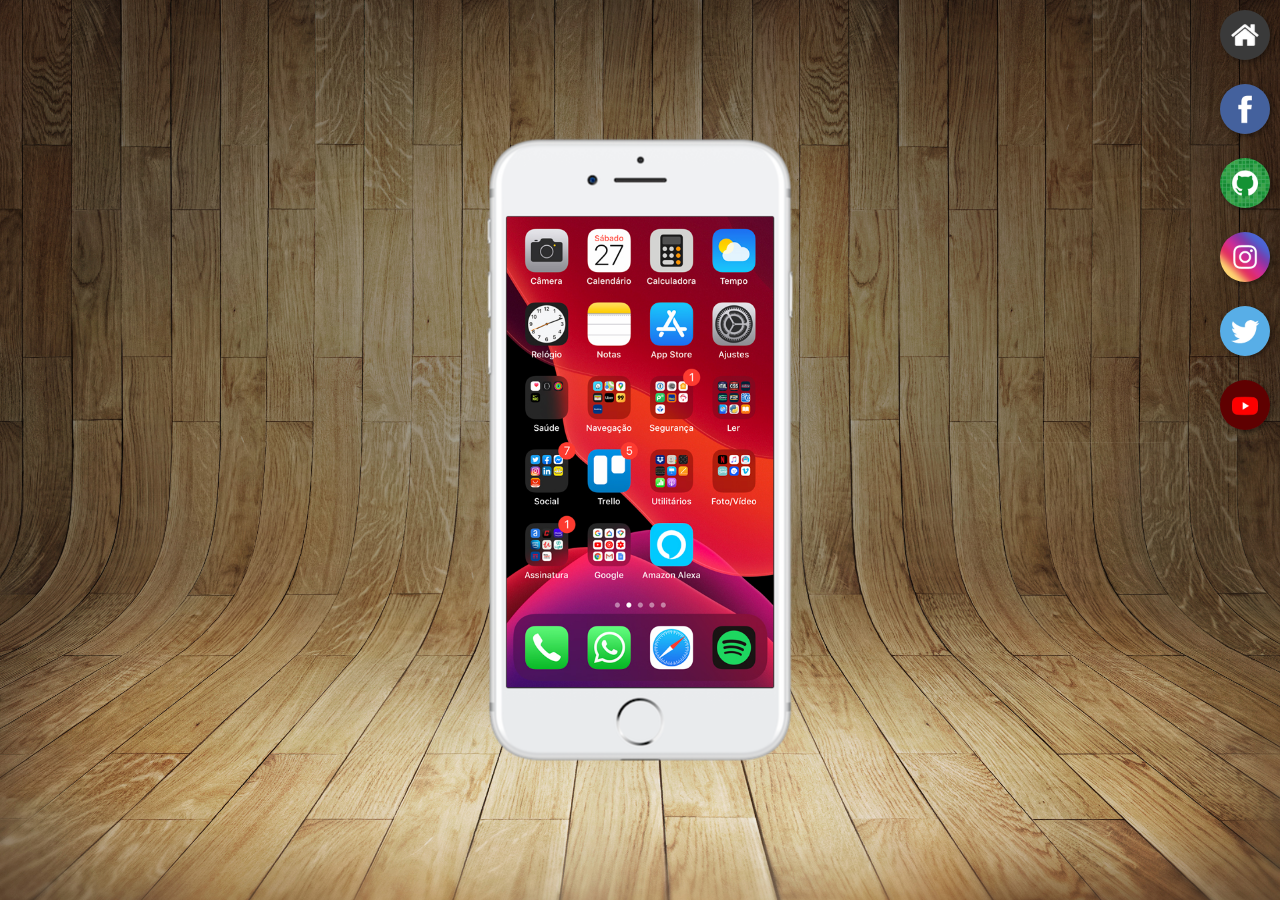
<file: index.html>
<!DOCTYPE html>
<html lang="pt-br">
<head>
    <meta charset="UTF-8">
    <meta name="viewport" content="width=device-width, initial-scale=1.0">
    <link rel="shortcut icon" href="favicon.ico" type="image/x-icon">
    <link rel="stylesheet" href="estilos/style.css">
    <title>Projeto Redes Socias</title>
</head>
<body>
    <main>
        <section id="telefone">
            <iframe src="home.html" name="tela" id="tela" frameborder="0"> Seu navegador não é compatível.</iframe>
        </section>
        <section id="redes-sociais">
            <a href="home.html" target="tela"><img src="imagens/logo-home.jpg" alt="Home"></a><br>
            <a href="facebook.html" target="tela"><img src="imagens/logo-facebook.jpg" alt="facebook"></a><br>
            <a href="github.html" target="tela"><img src="imagens/logo-github.jpg" alt="github"></a><br>
            <a href="instagram.html" target="tela"><img src="imagens/logo-instagram.jpg" alt="instagram"></a><br>
            <a href="twitter.html" target="tela"><img src="imagens/logo-twitter.jpg" alt="twitter"></a><br>
            <a href="youtube.html" target="tela"><img src="imagens/logo-youtube.jpg" alt="youtube"></a>
        </section>
    </main>
</body>
</html>
</file>
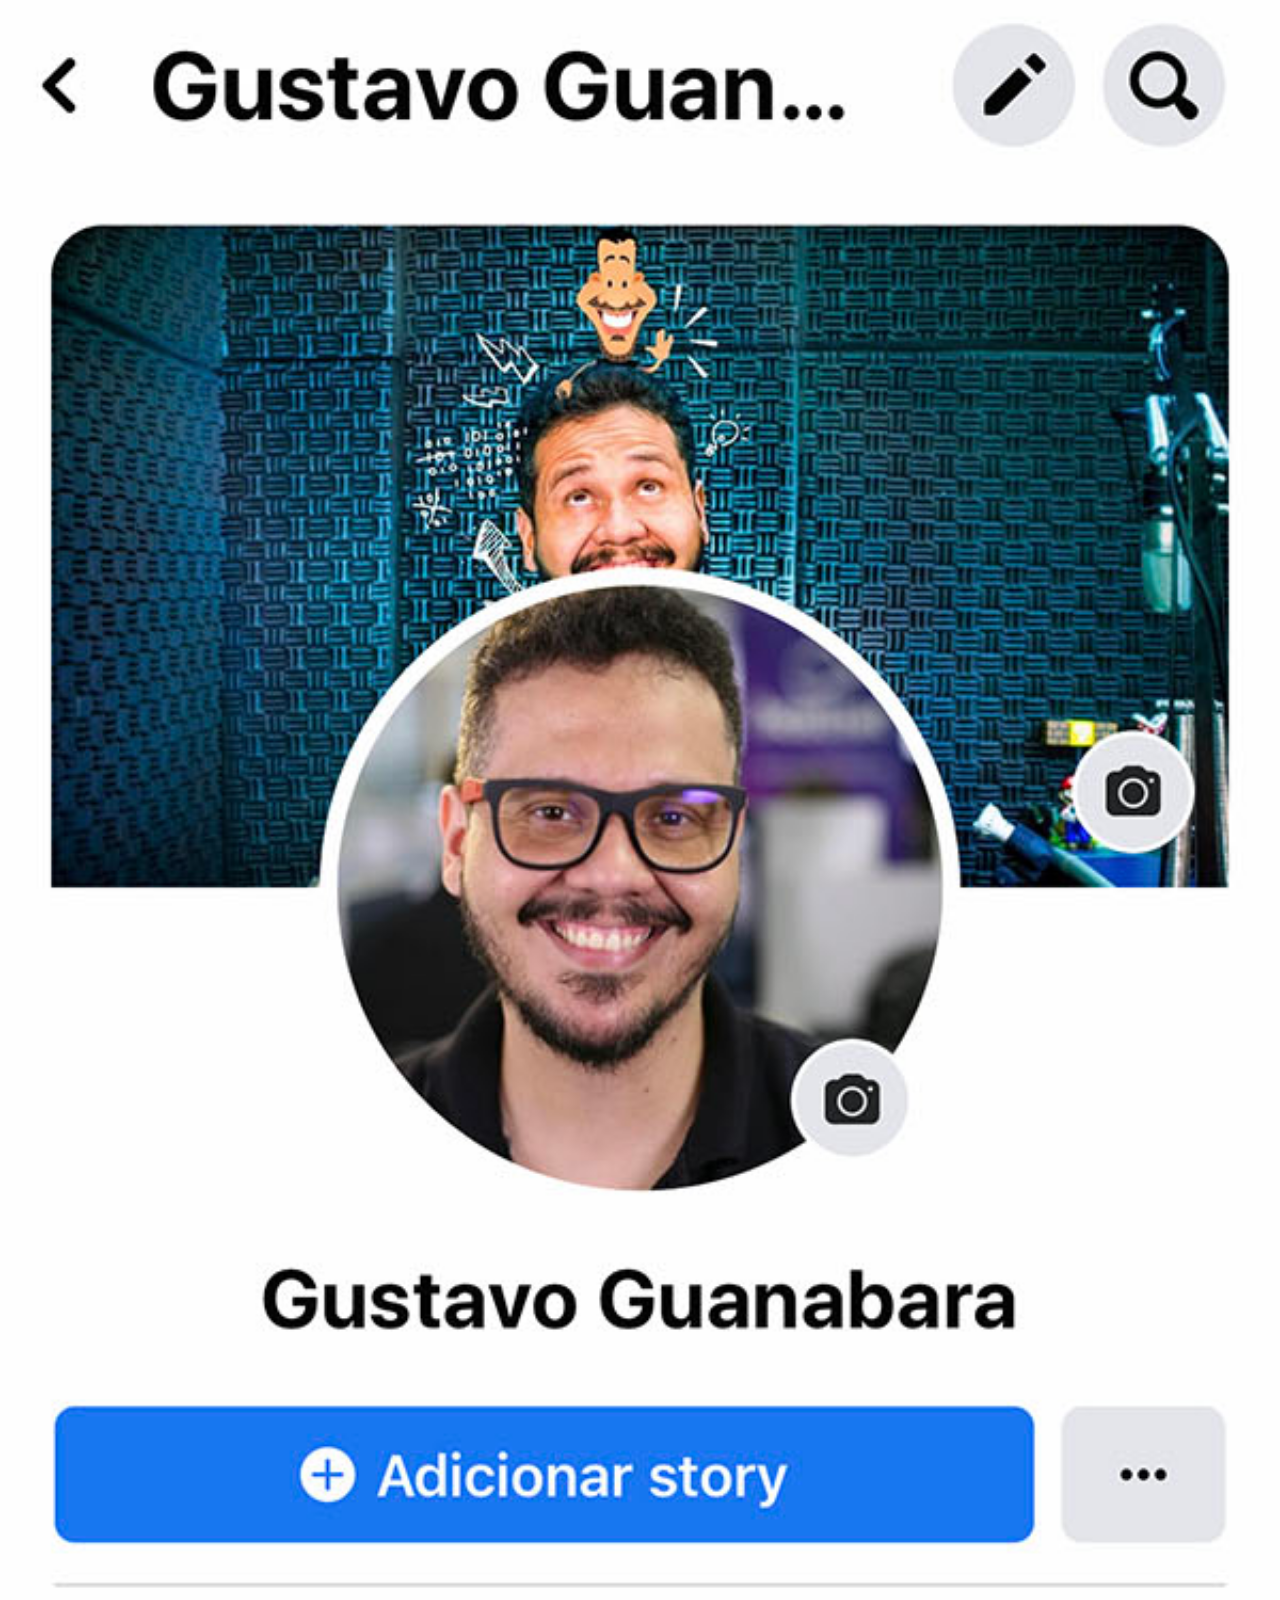
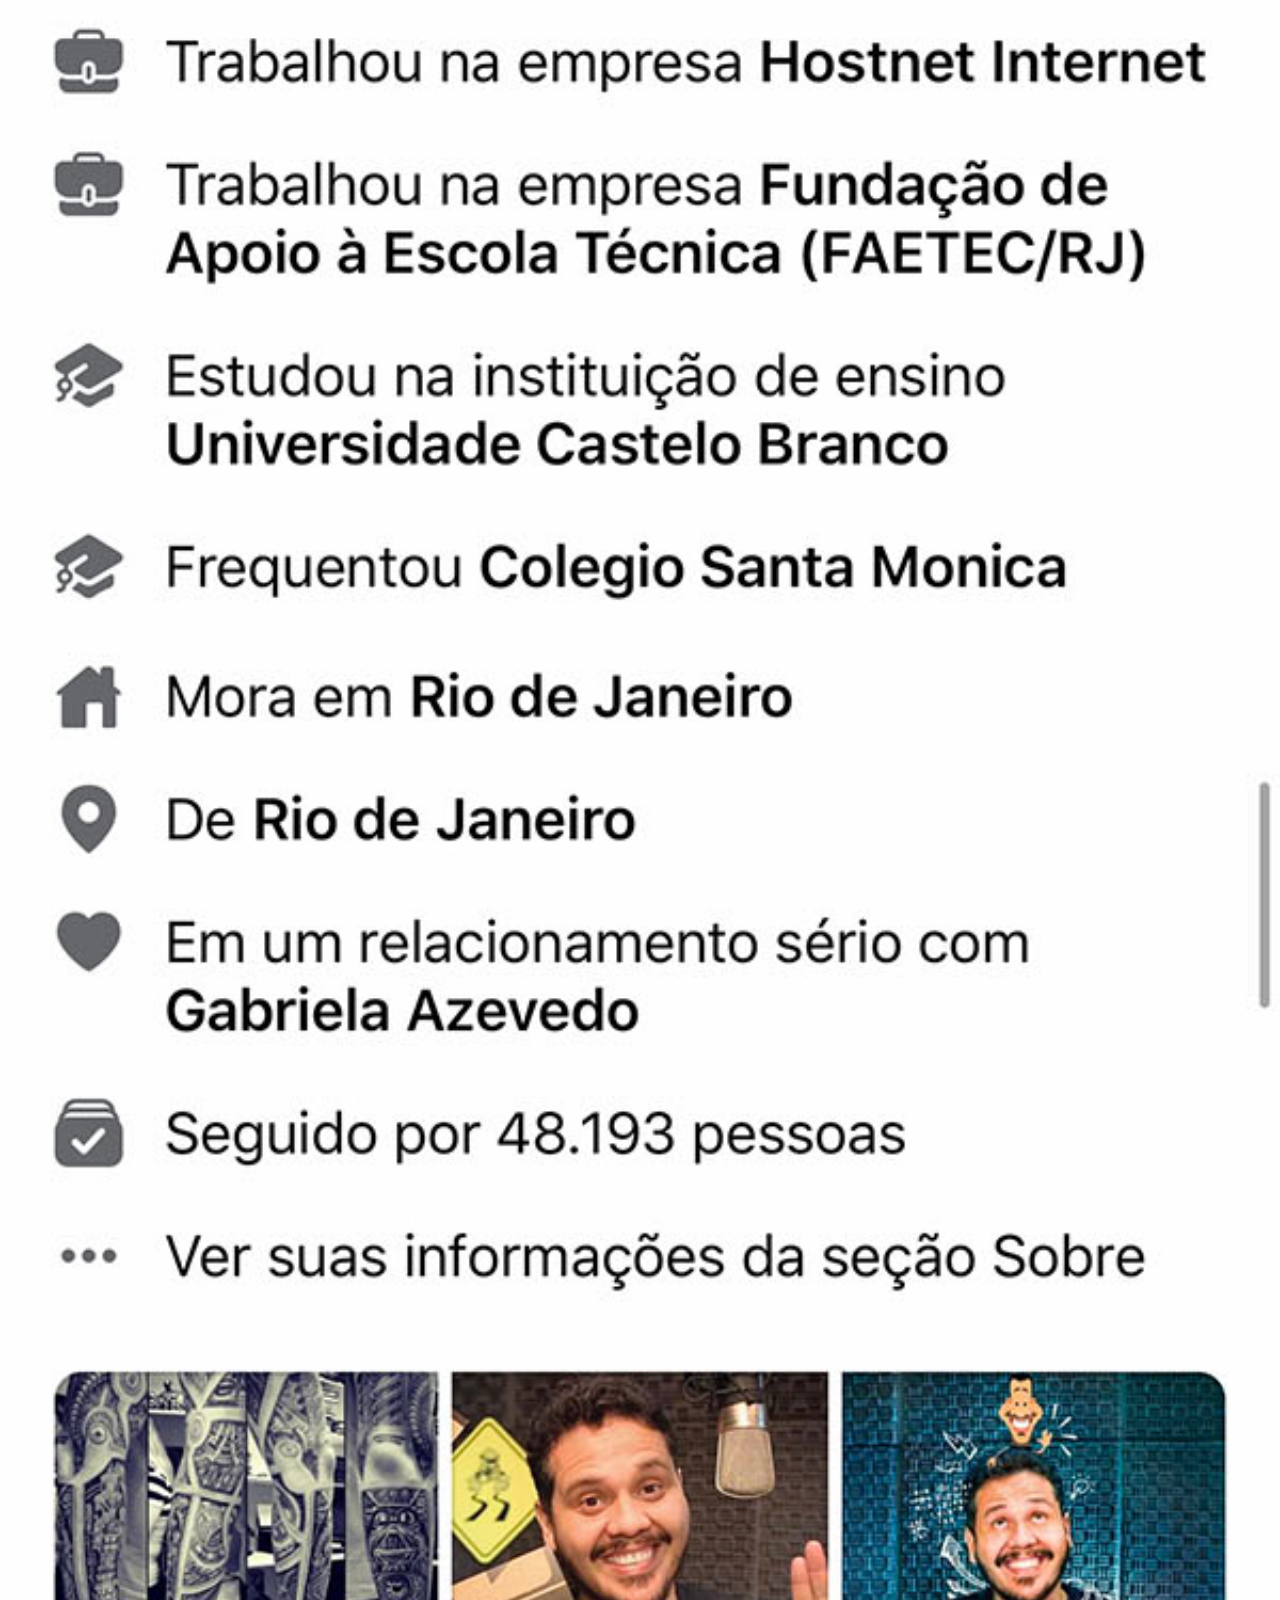
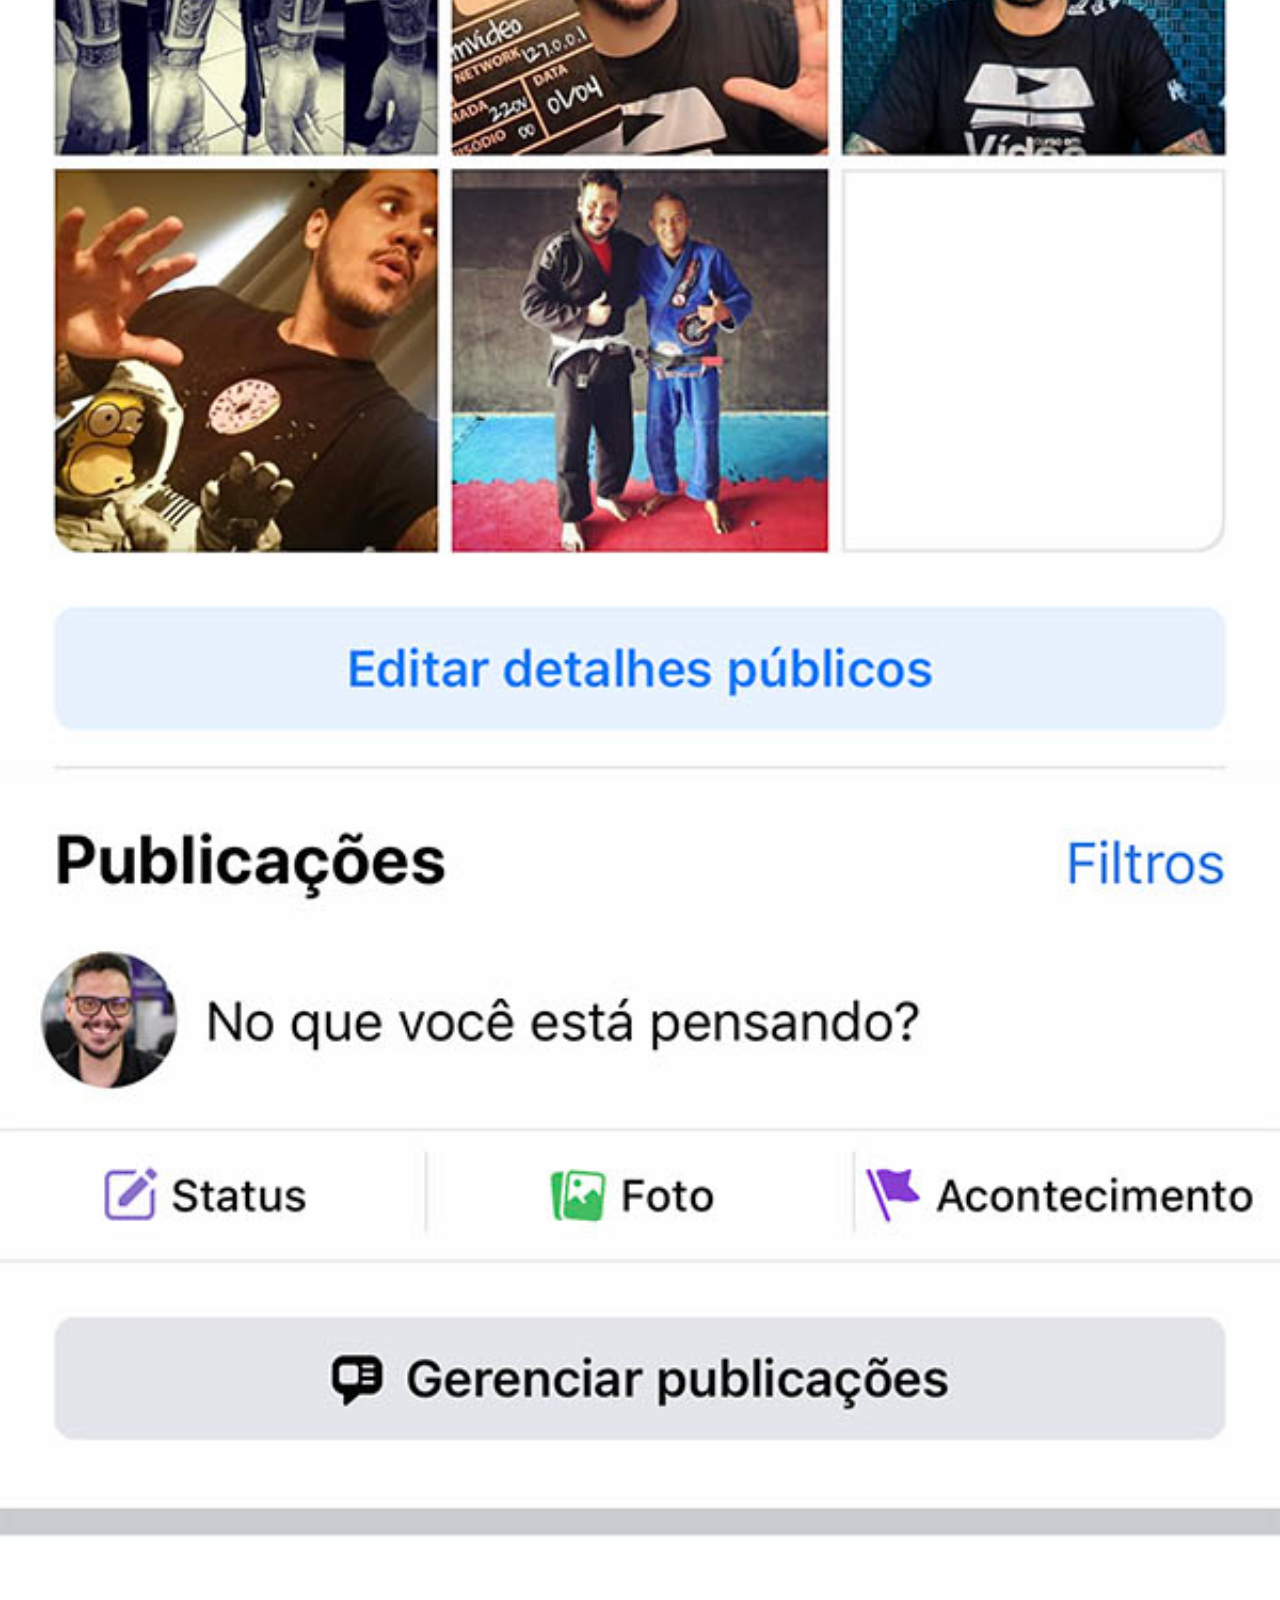
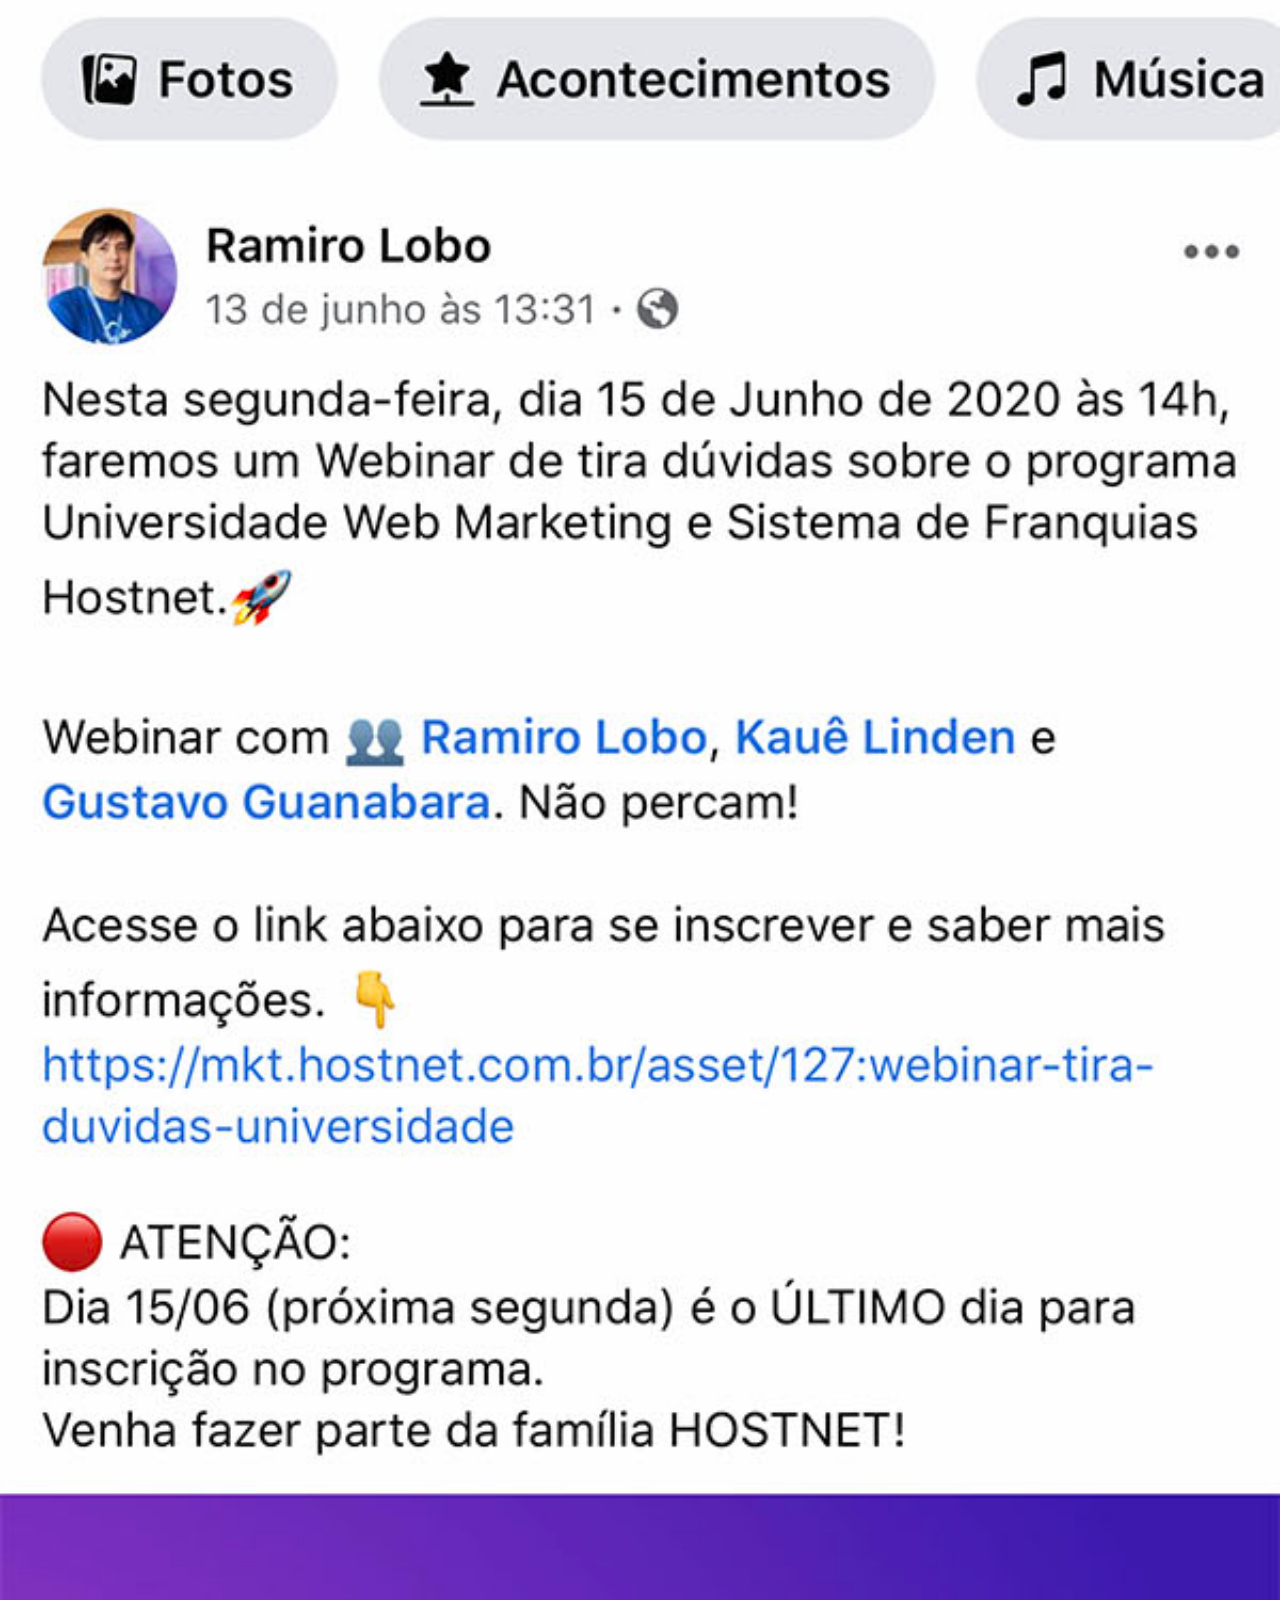
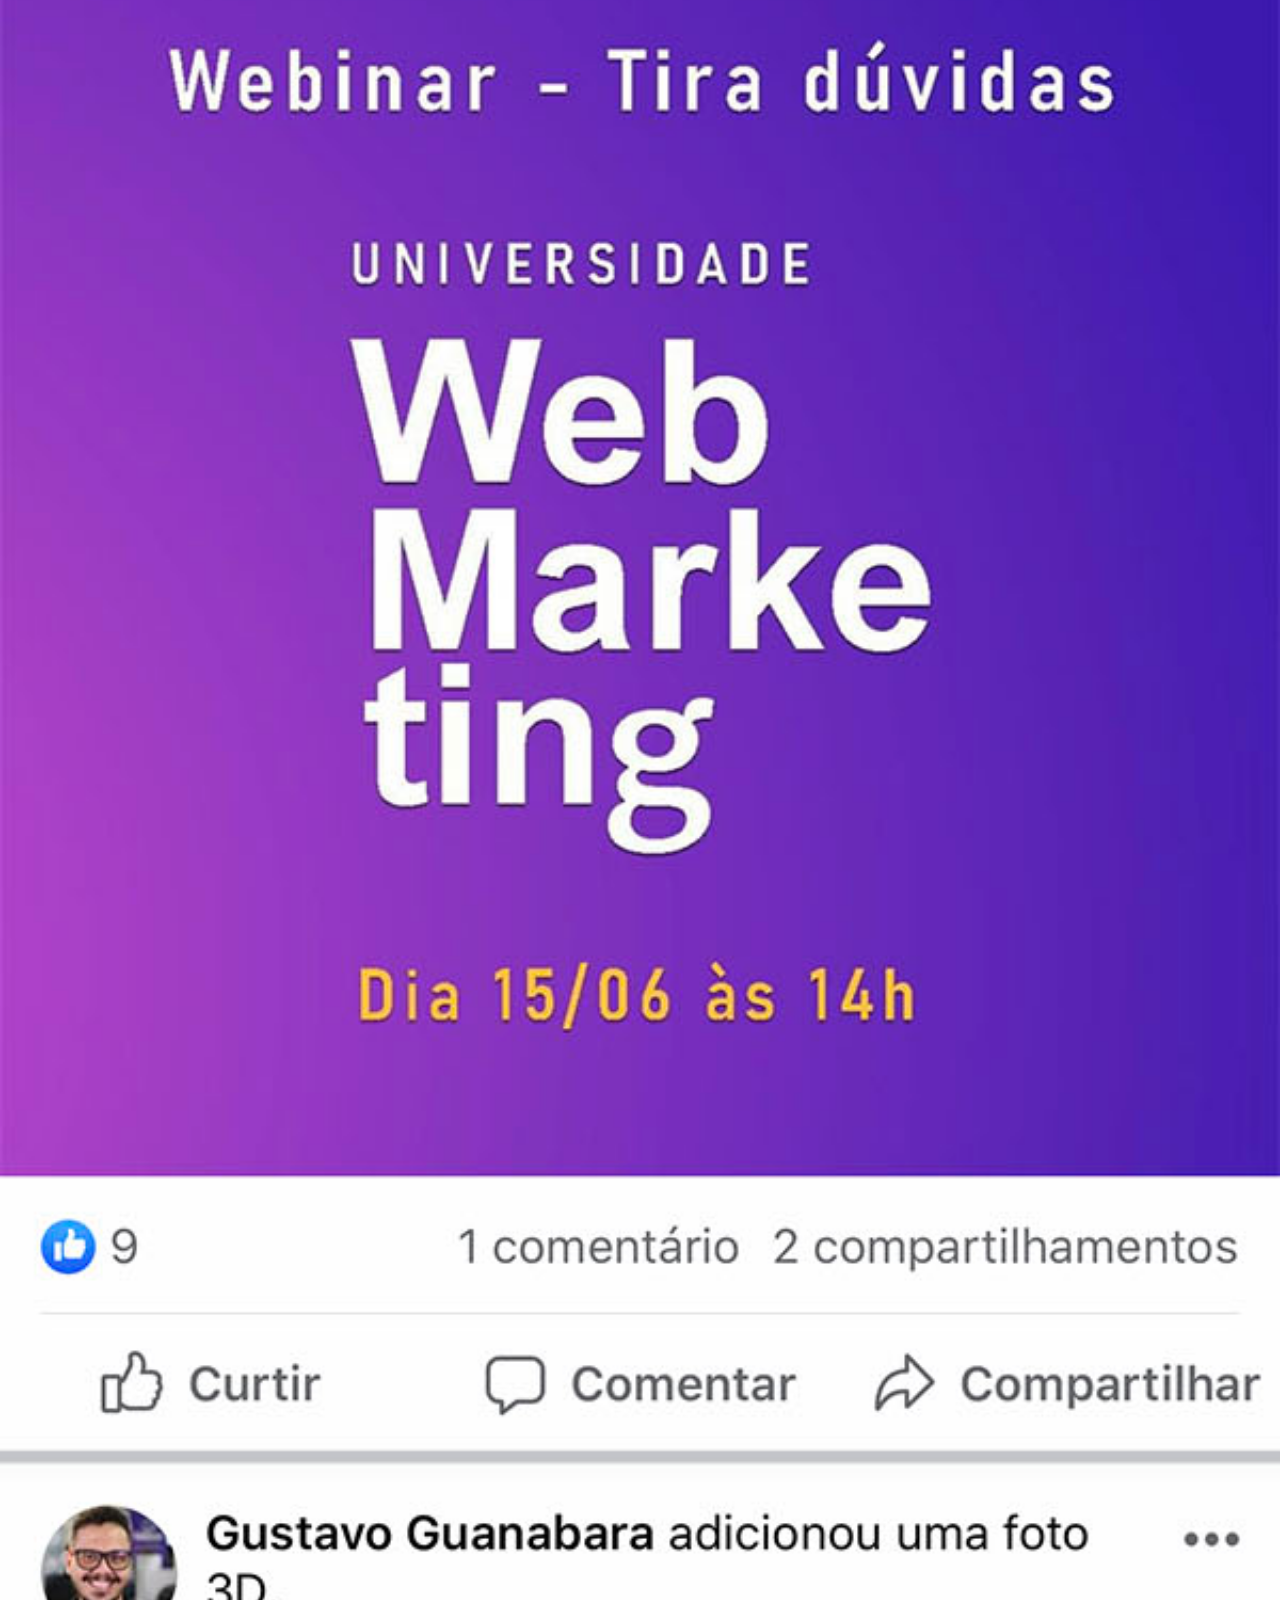
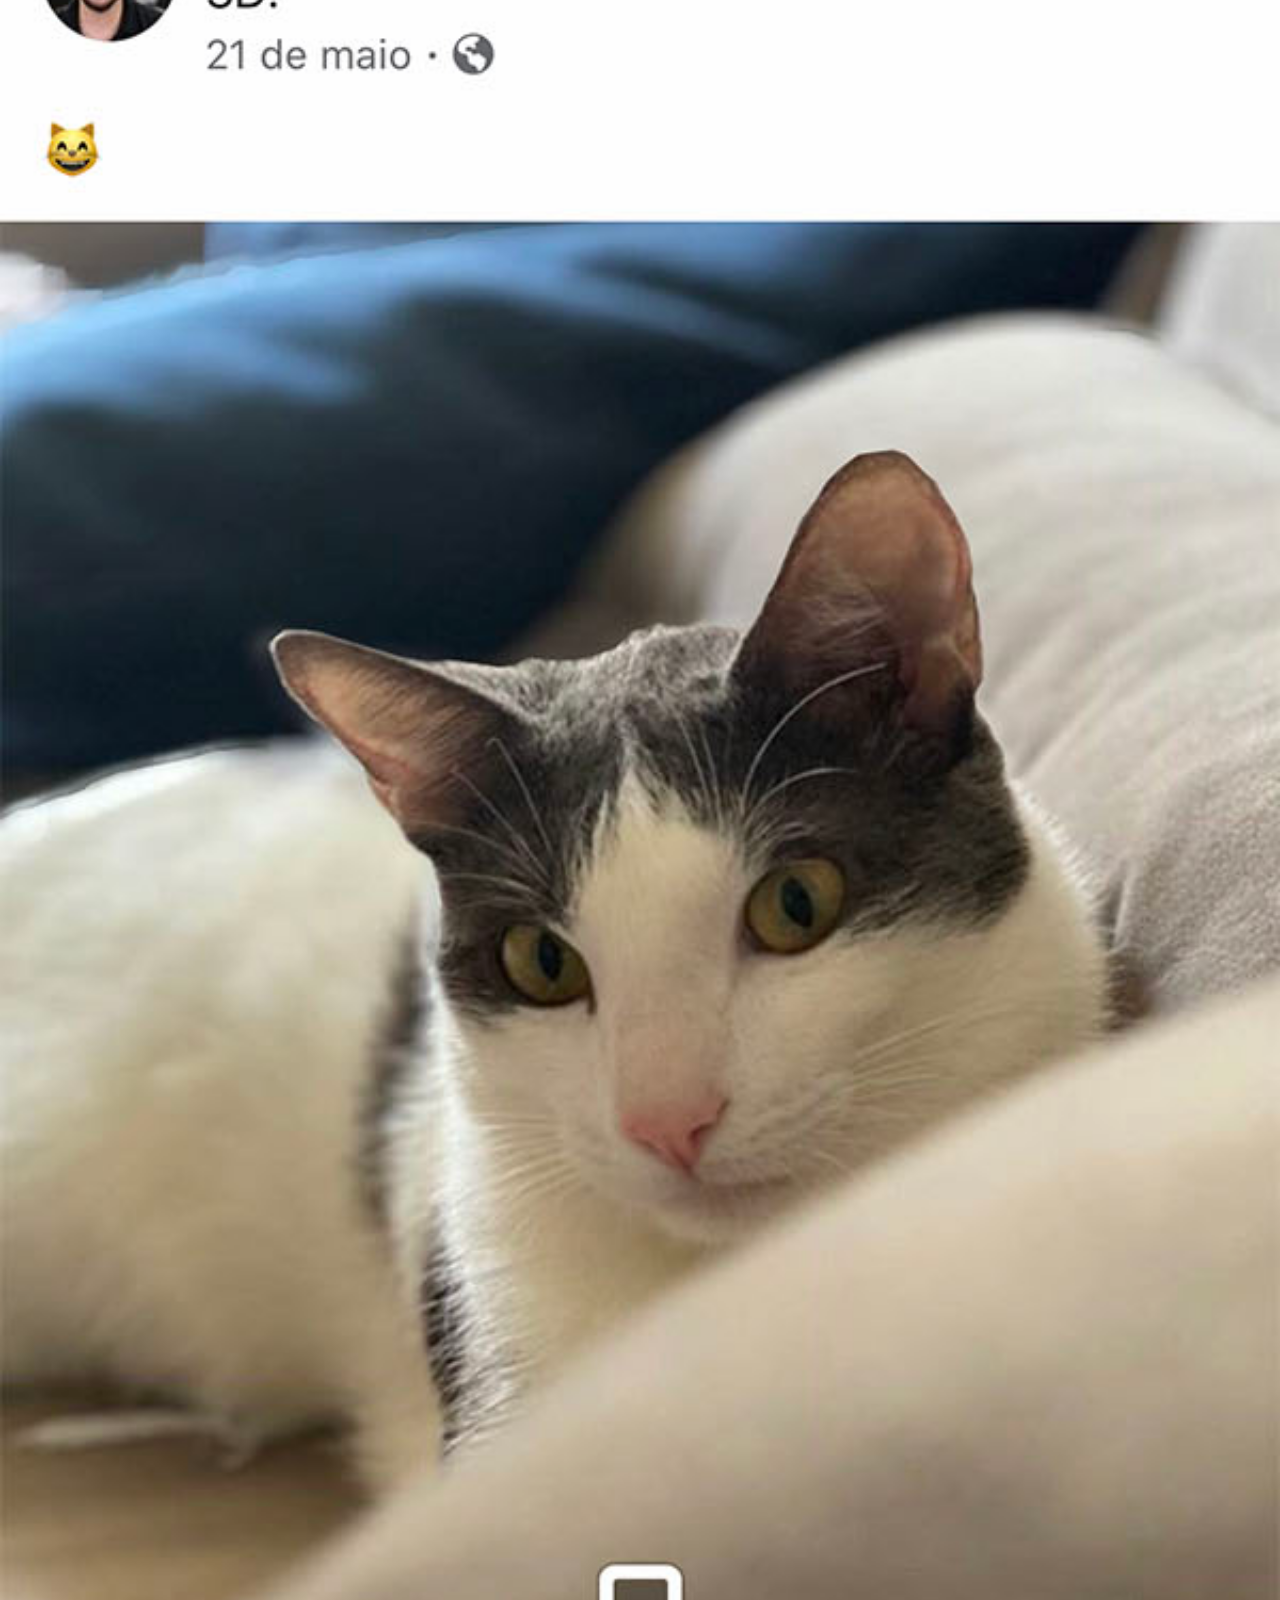
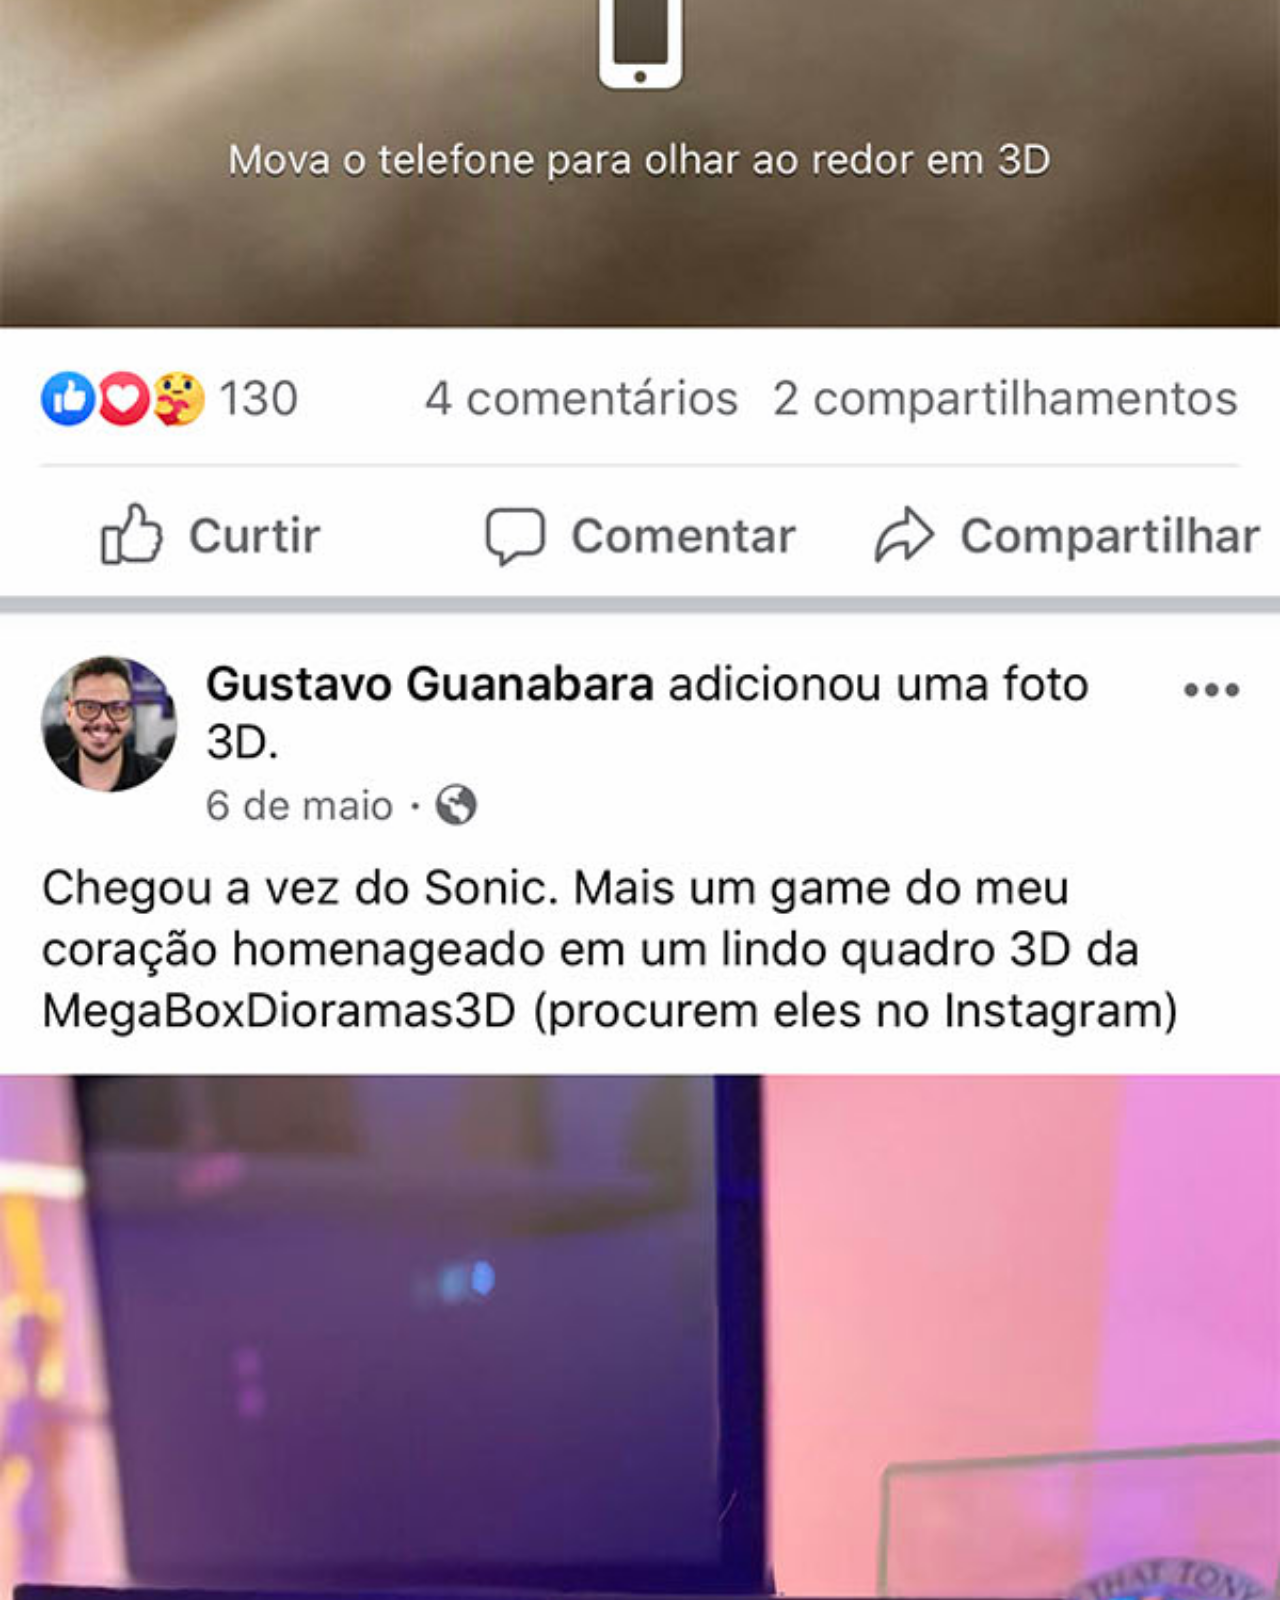
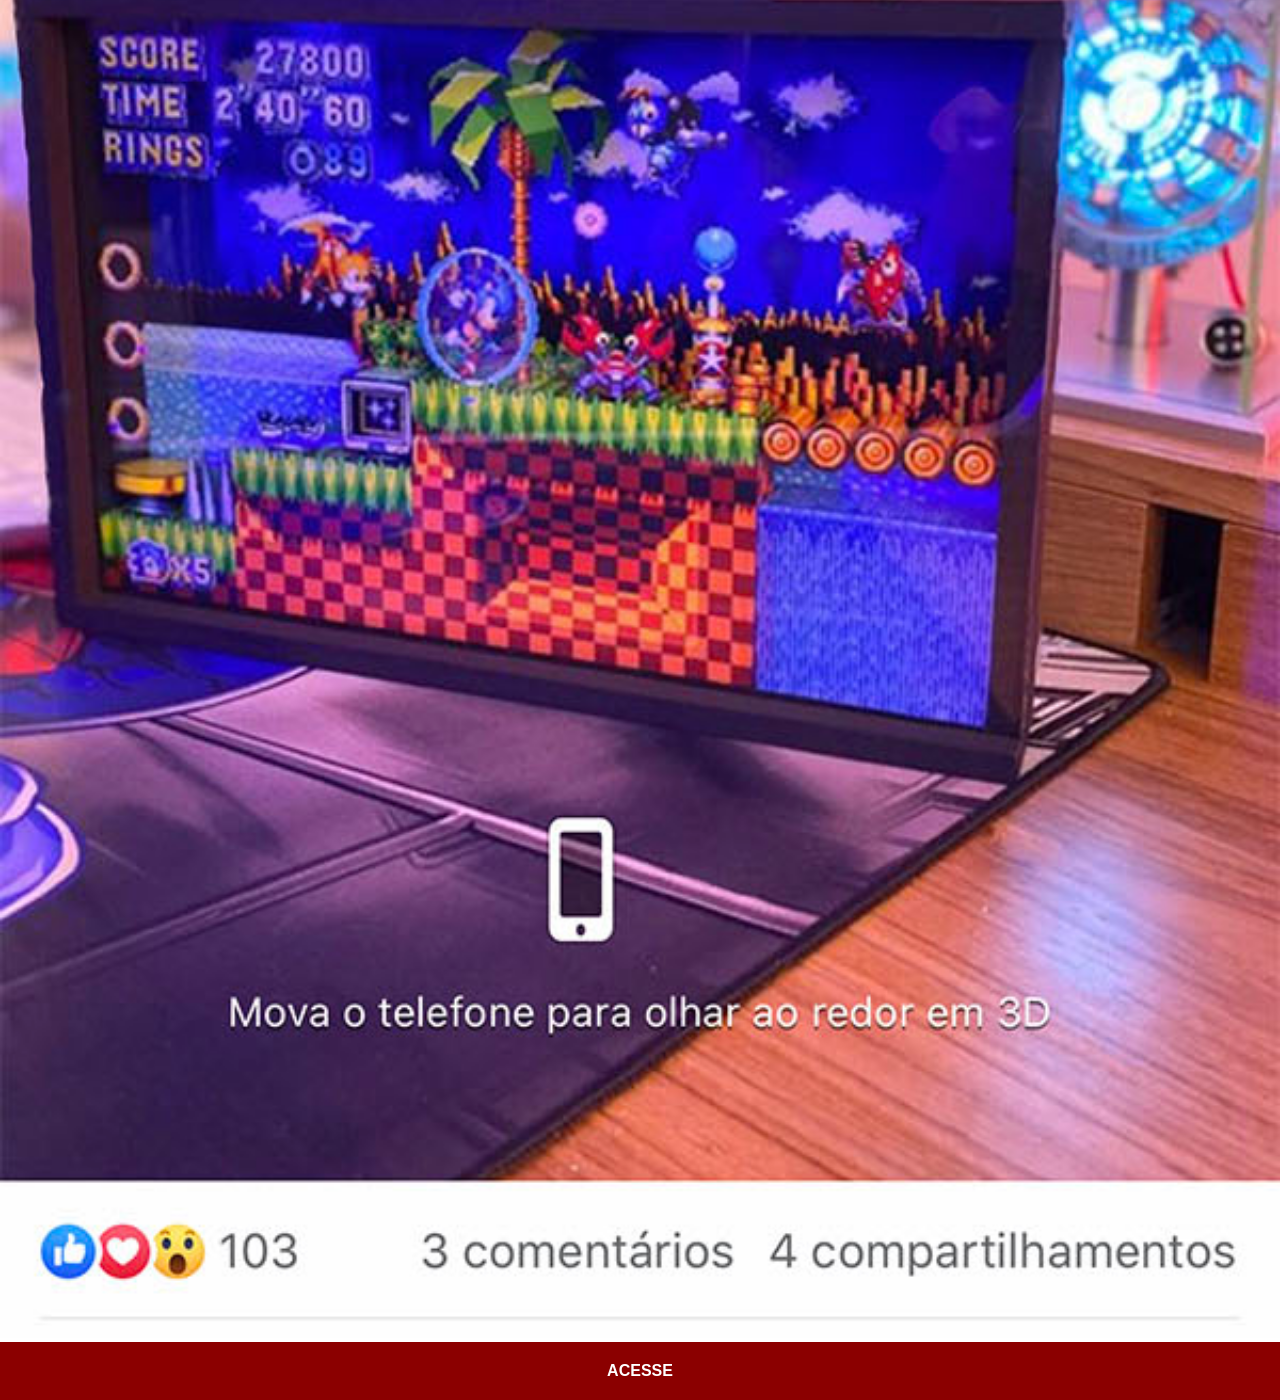
<file: facebook.html>
<!DOCTYPE html>
<html lang="pt-br">
<head>
    <meta charset="UTF-8">
    <meta name="viewport" content="width=device-width, initial-scale=1.0">
    <title>Facebook</title>
    <link rel="stylesheet" href="estilos/social.css">
</head>
<body>
    <img src="imagens/tela-facebook.jpg" alt="facebook"><a href="https://www.facebook.com/gustavoguanabara/?locale=pt_BR" target="_blank">ACESSE</a>
</body>
</html>
</file>
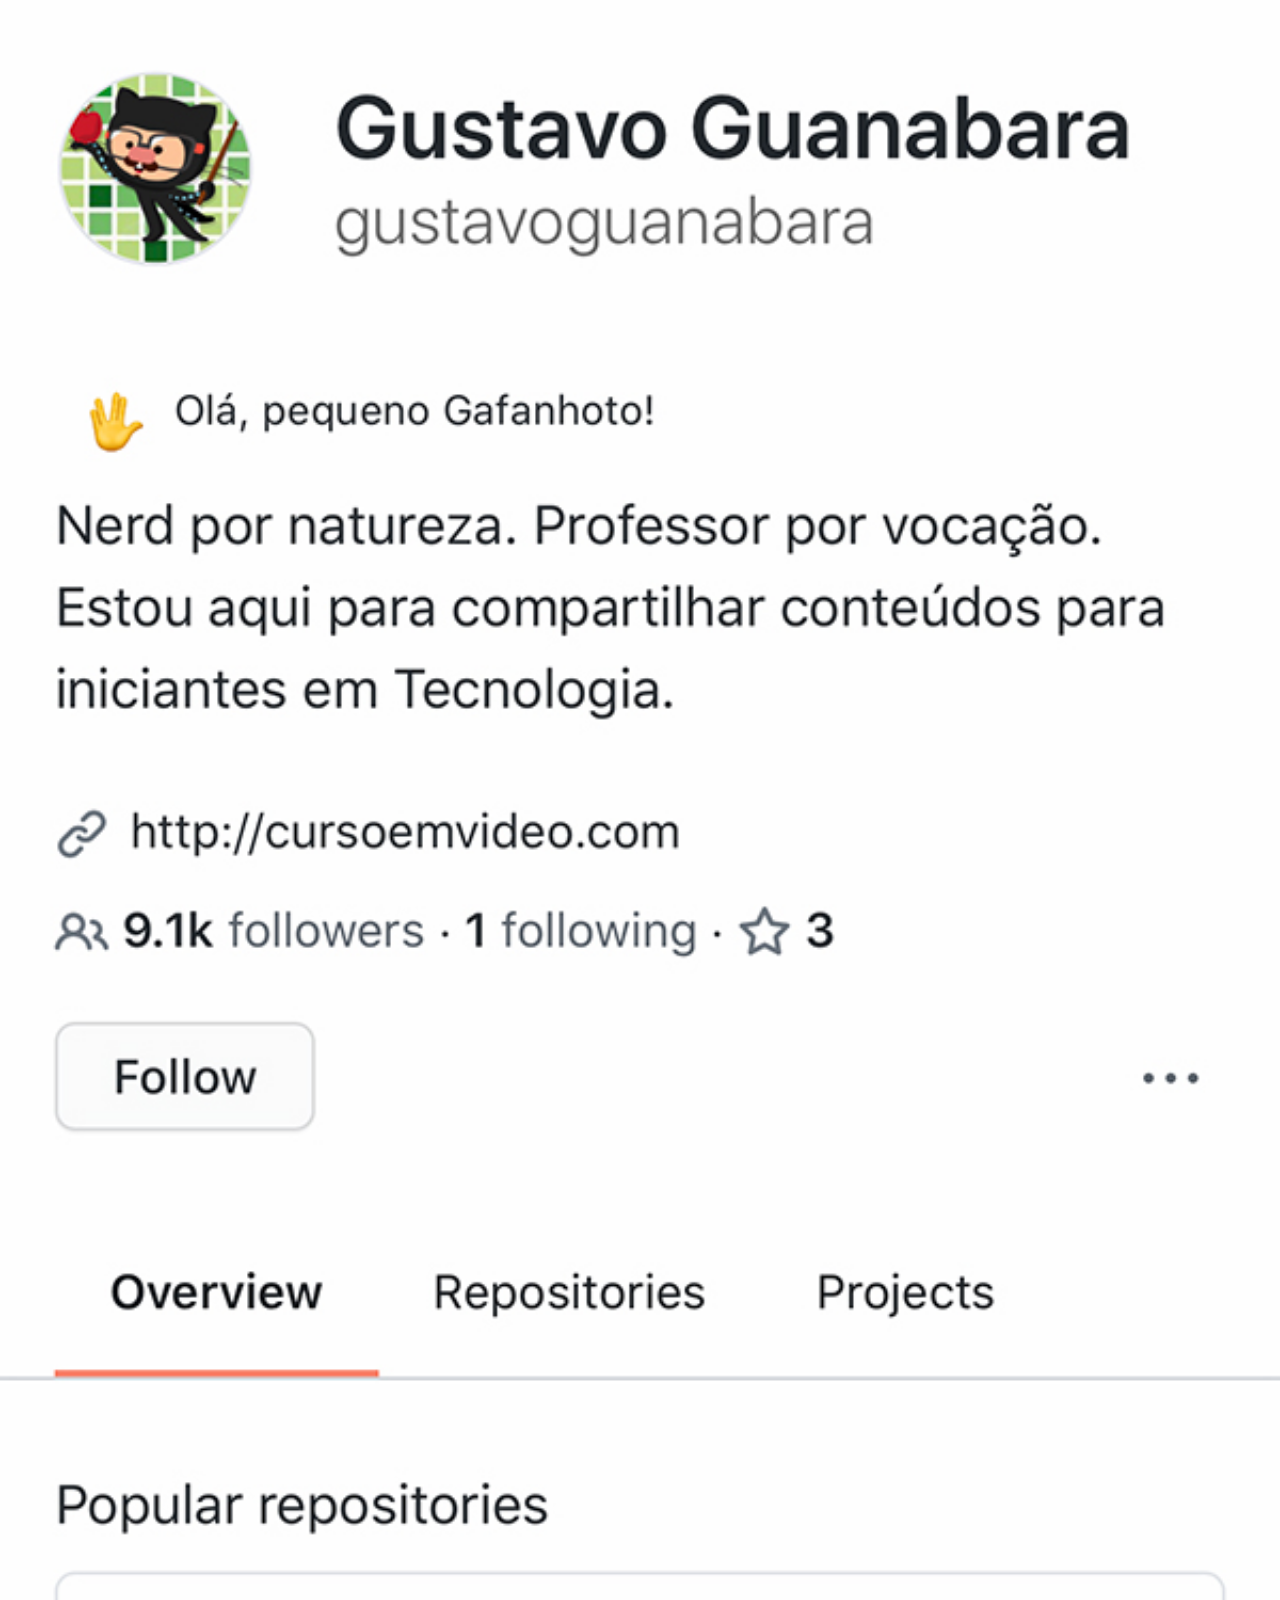
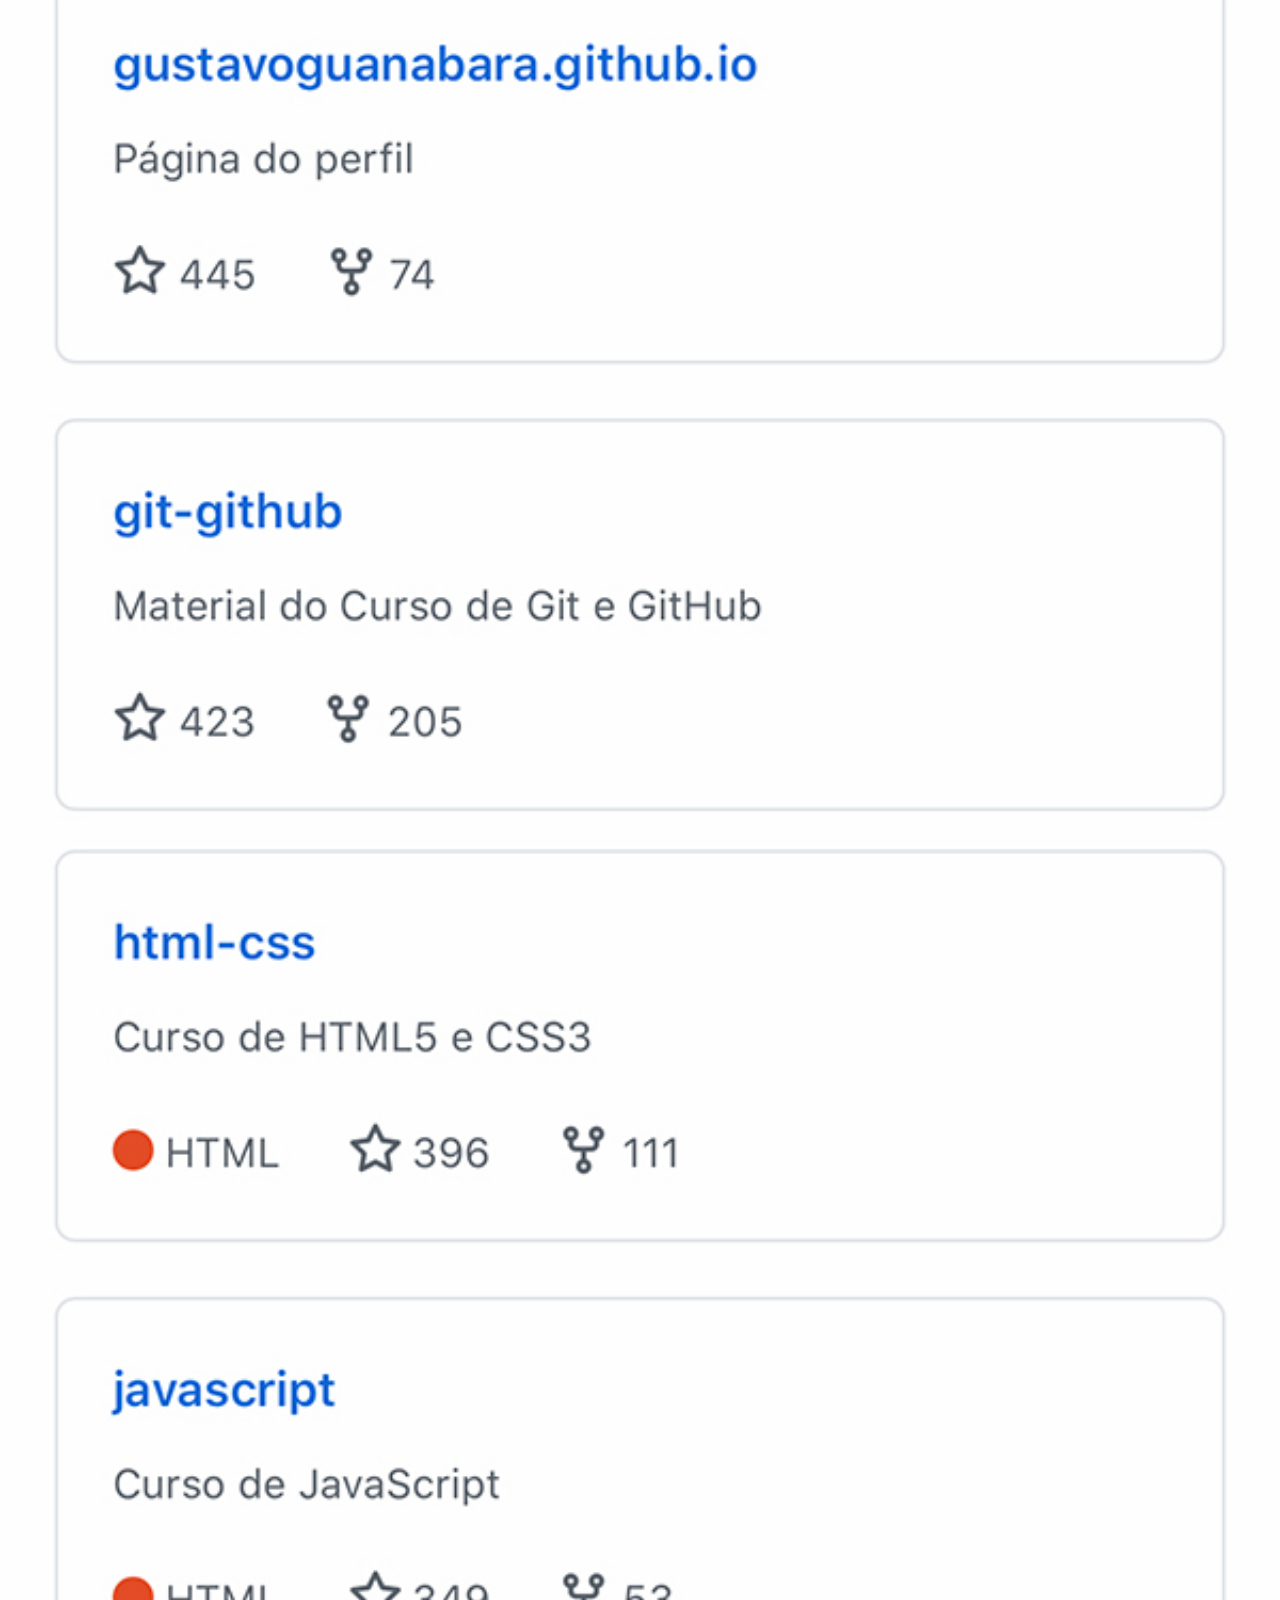
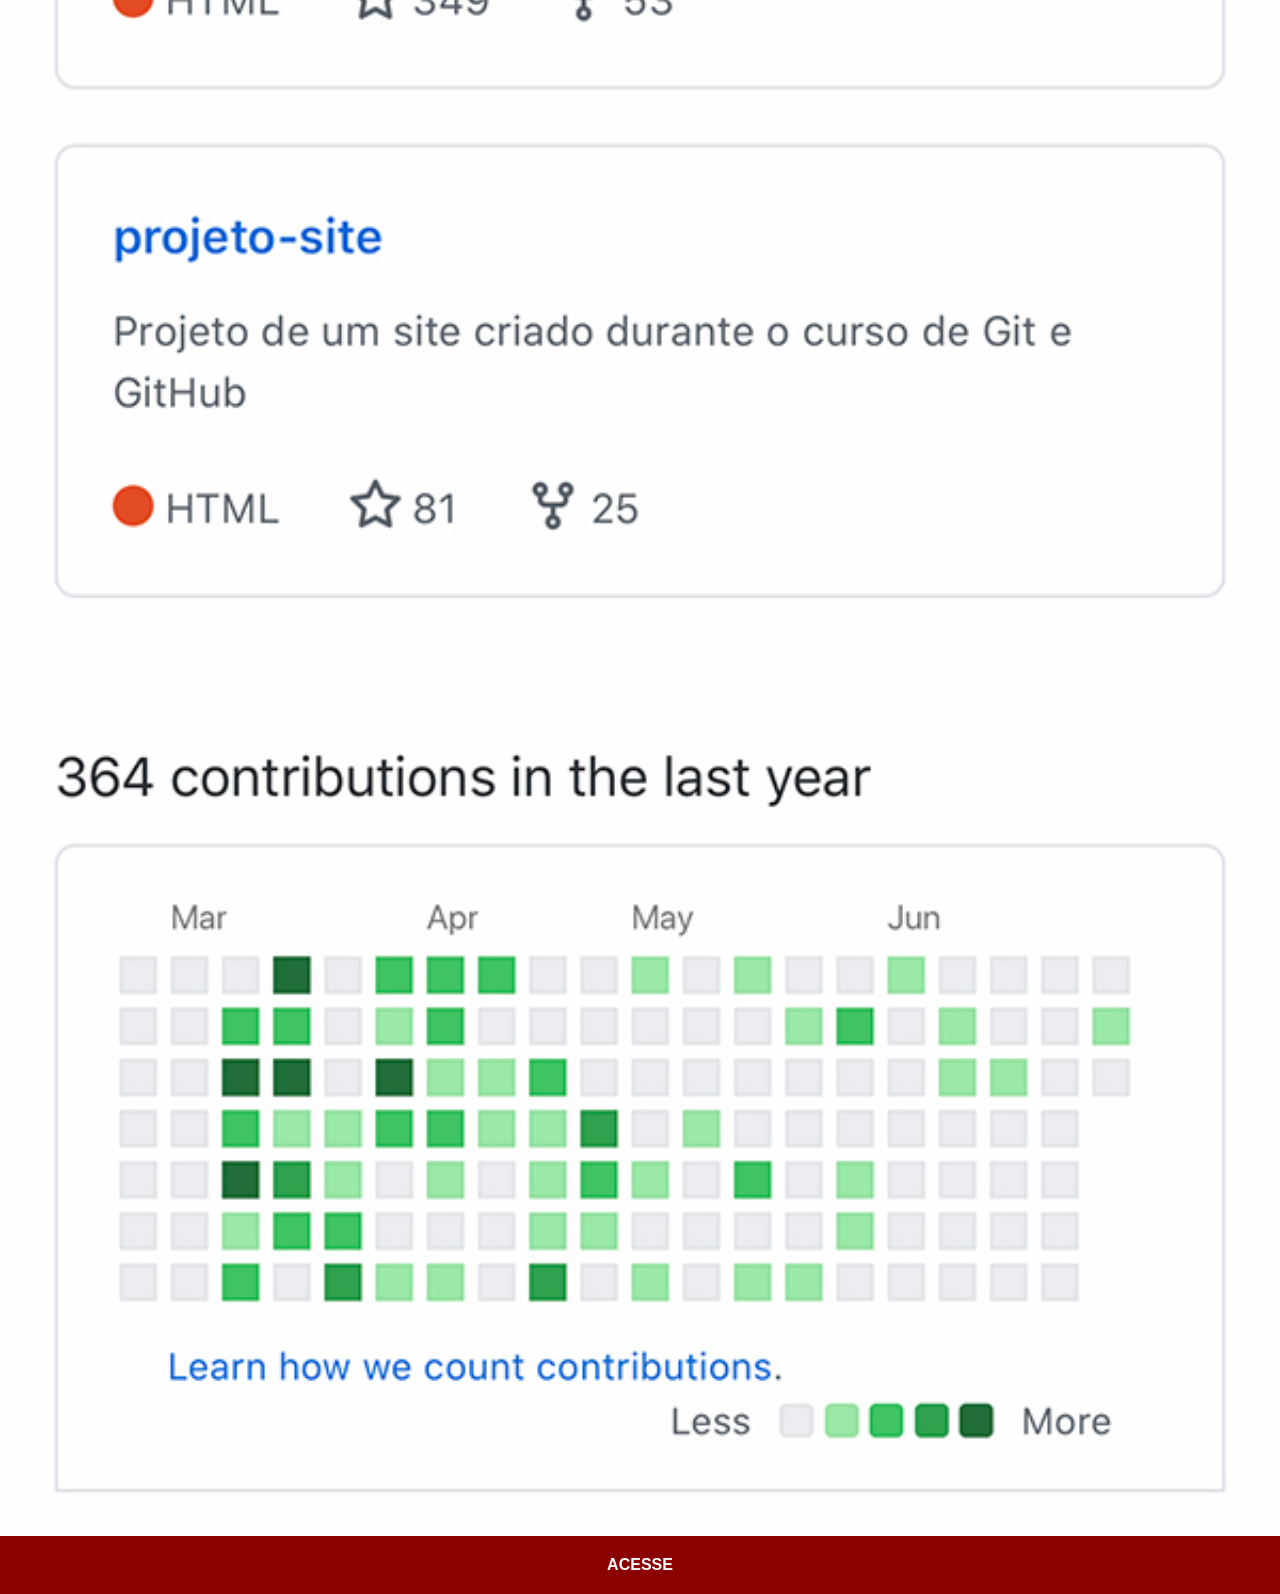
<file: github.html>
<!DOCTYPE html>
<html lang="pt-br">
<head>
    <meta charset="UTF-8">
    <meta name="viewport" content="width=device-width, initial-scale=1.0">
    <title>Github</title>
    <link rel="stylesheet" href="estilos/social.css">
</head>
<body>
    <img src="imagens/tela-github.jpg" alt="github">
    <a href="https://github.com/gustavoguanabara" target="_blank">ACESSE</a>
</body>
</html>
</file>
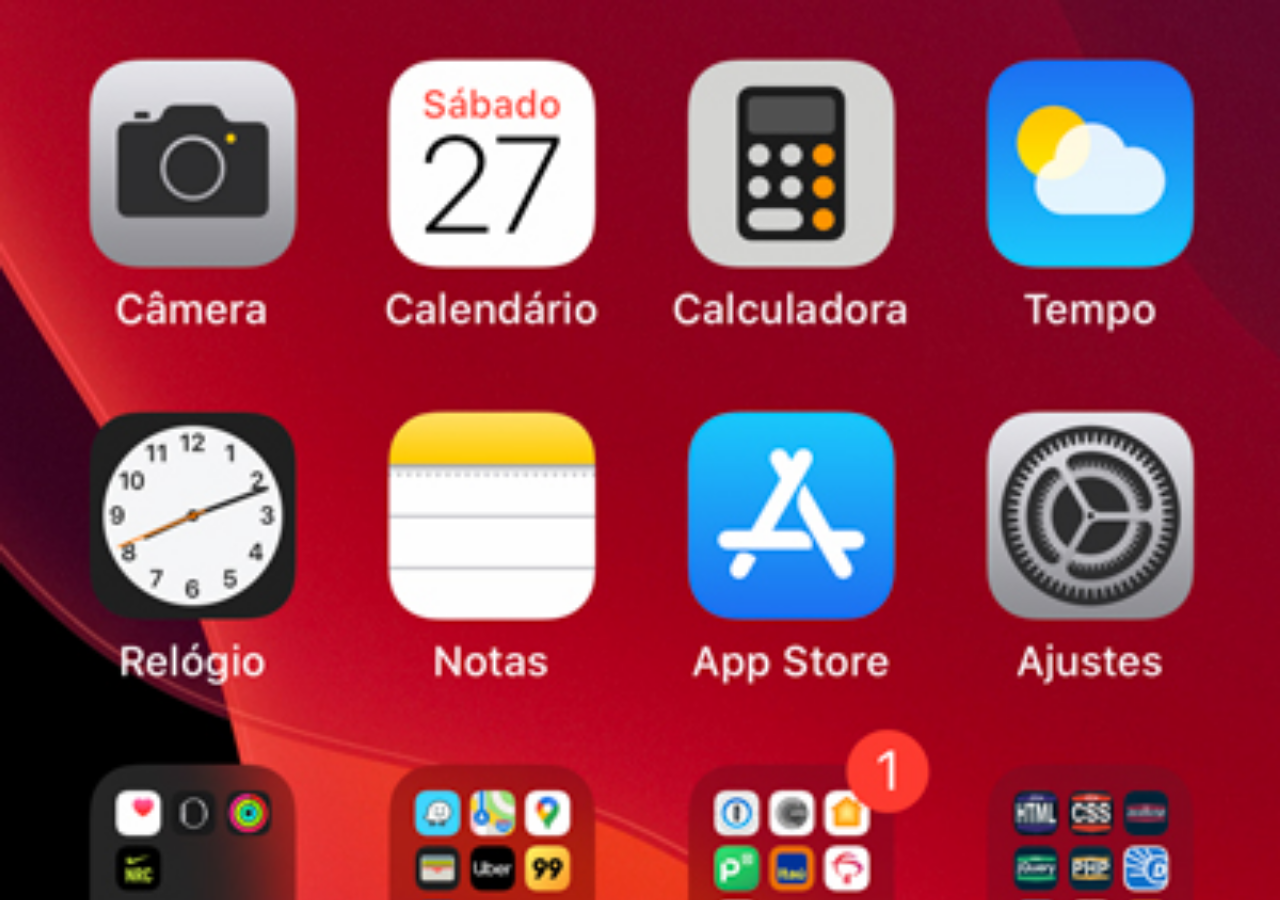
<file: home.html>
<!DOCTYPE html>
<html lang="pt-br">
<head>
    <meta charset="UTF-8">
    <meta name="viewport" content="width=device-width, initial-scale=1.0">
    <title>Home</title>
</head>
<style>
    *{
        margin: 0px;
        padding: 0px;
    }
    body {
        width: 100vw;
        height: 100vh;
        background: black url('imagens/tela-home.jpg') no-repeat center top;
        background-size: cover;
    }
</style>
<body>
    
</body>
</html>
</file>
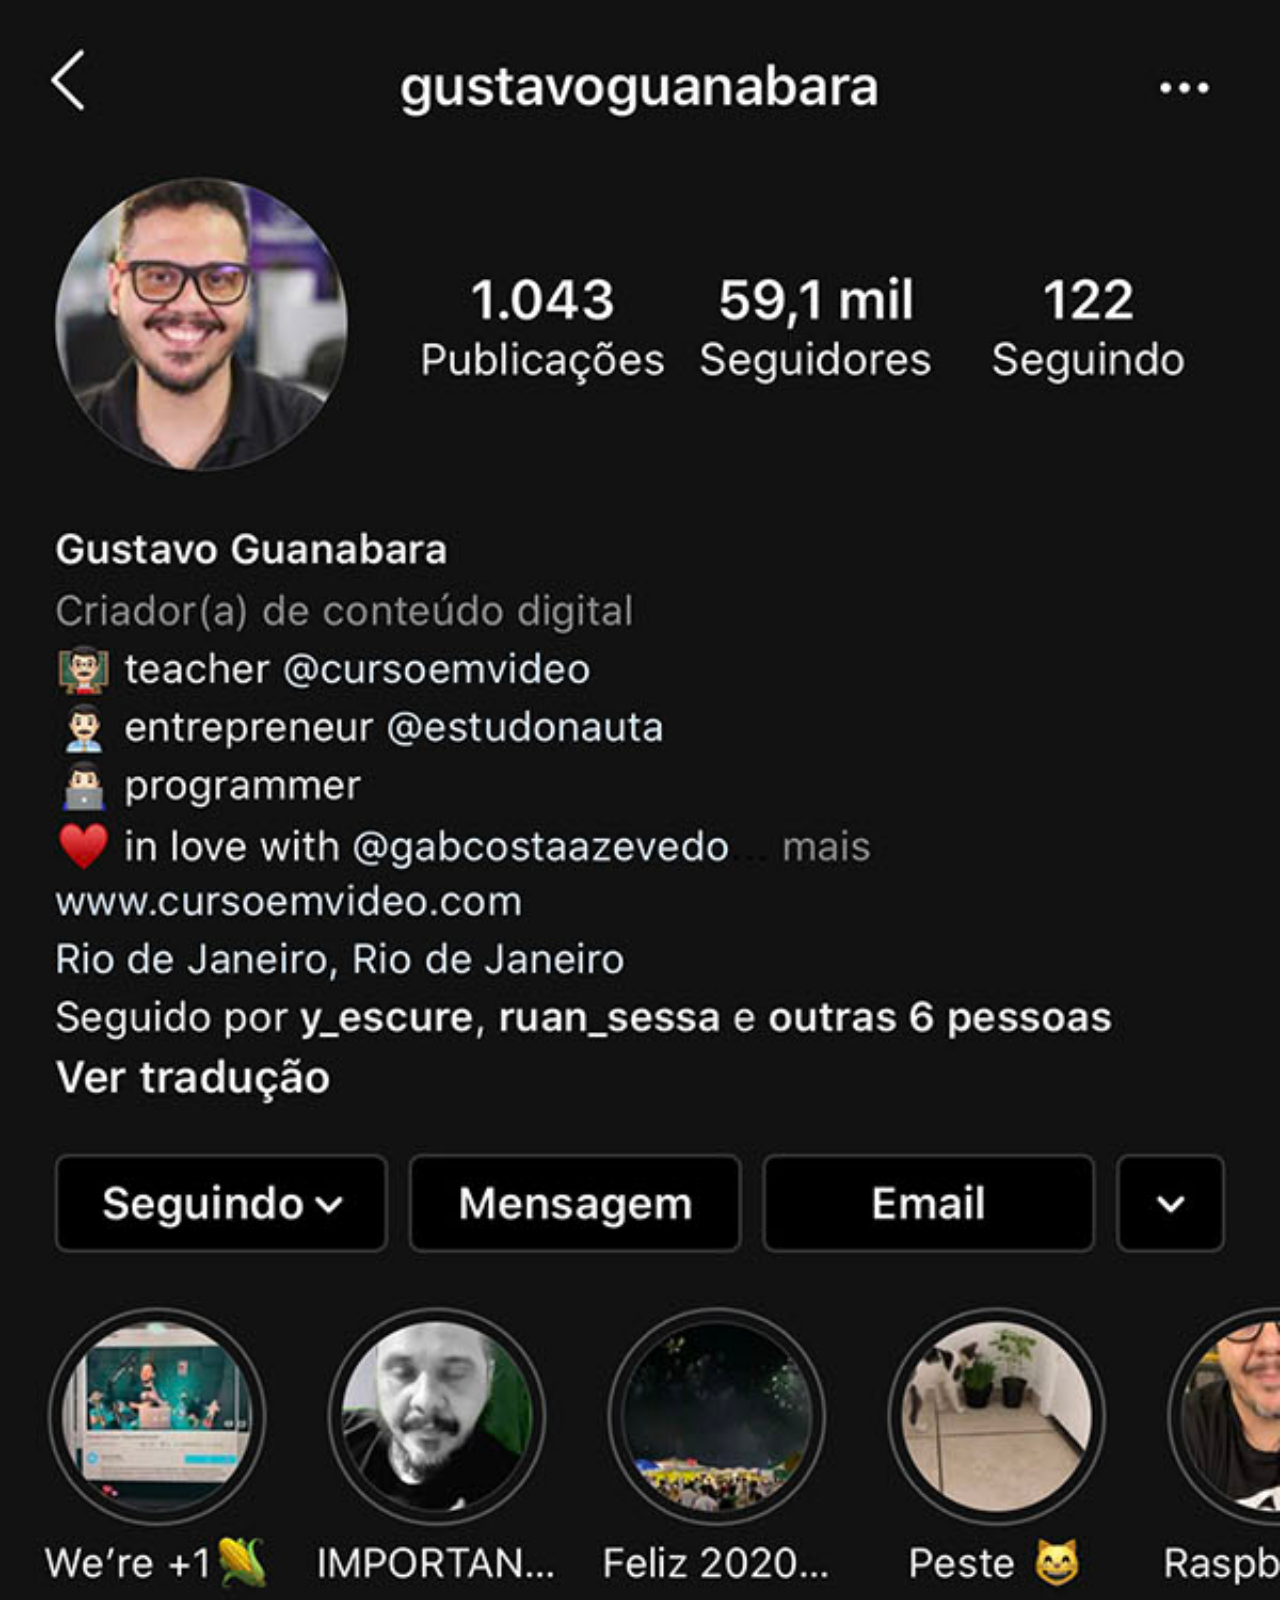
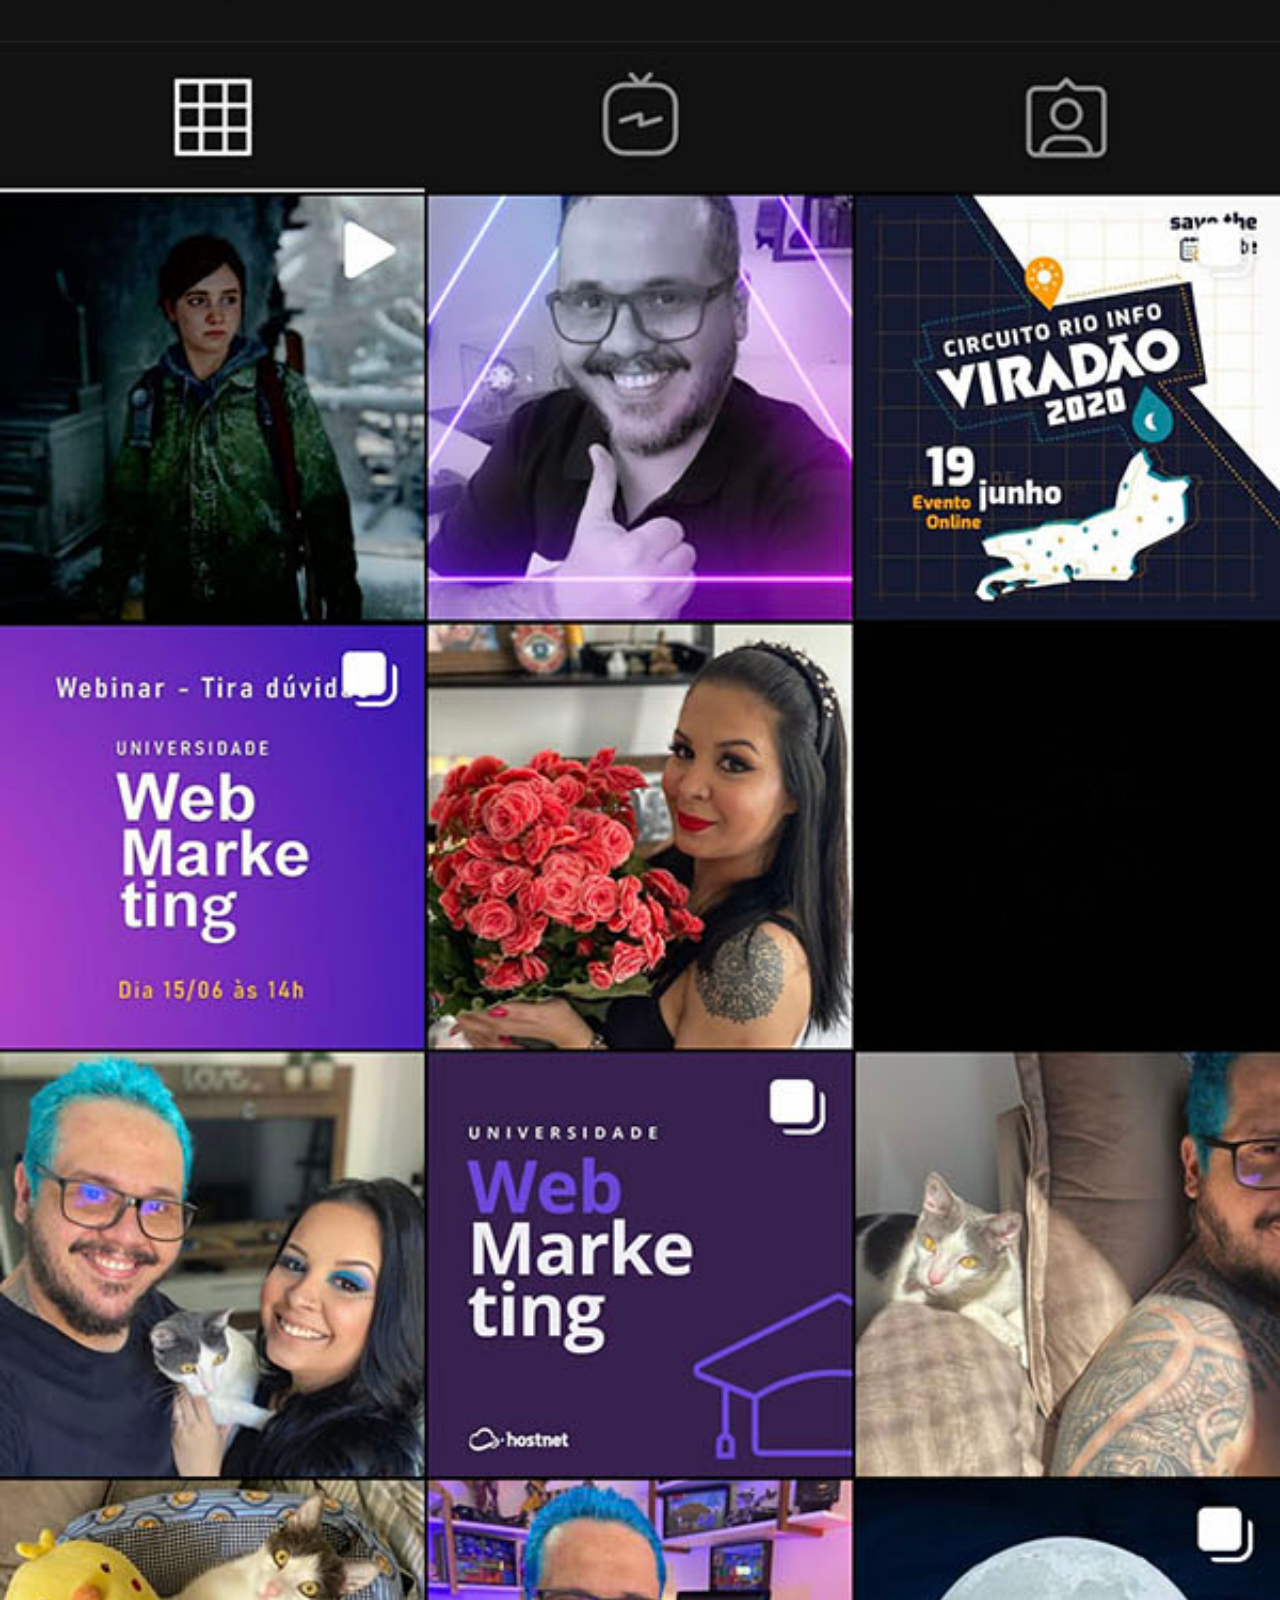
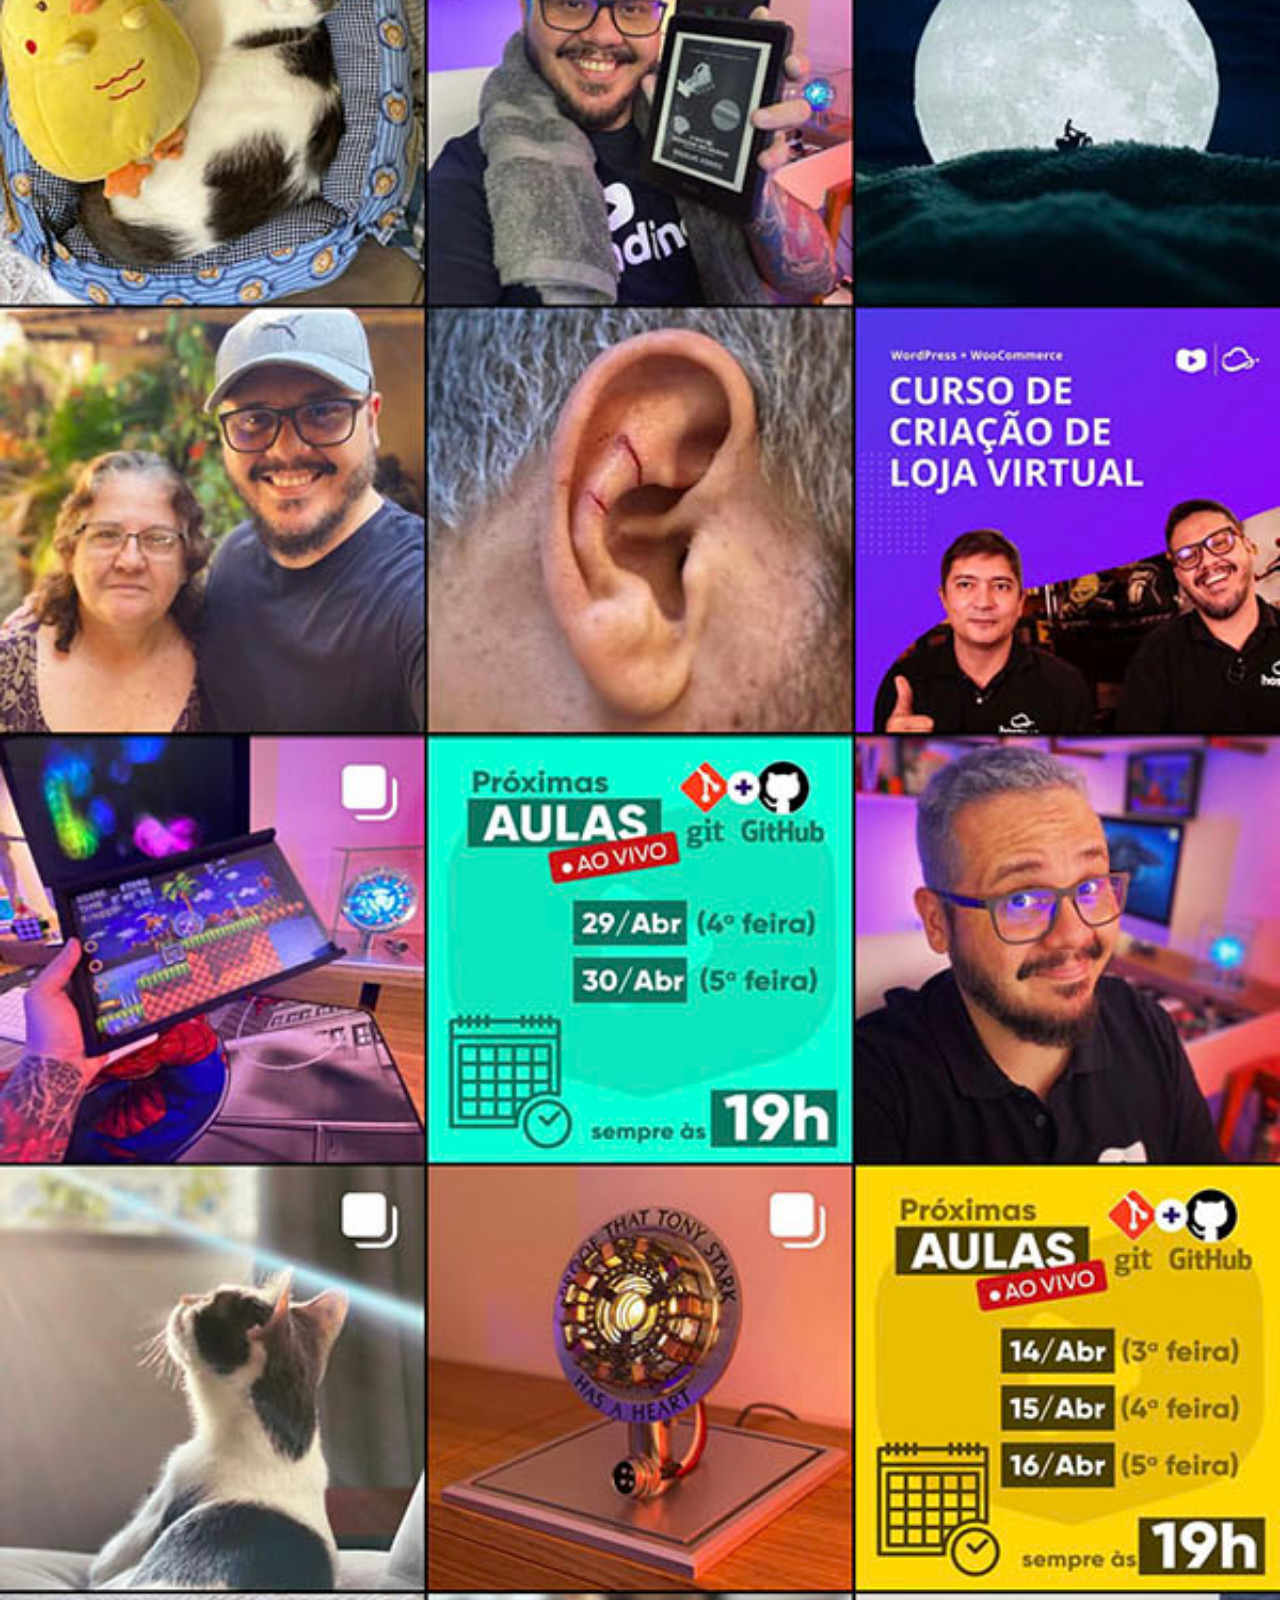
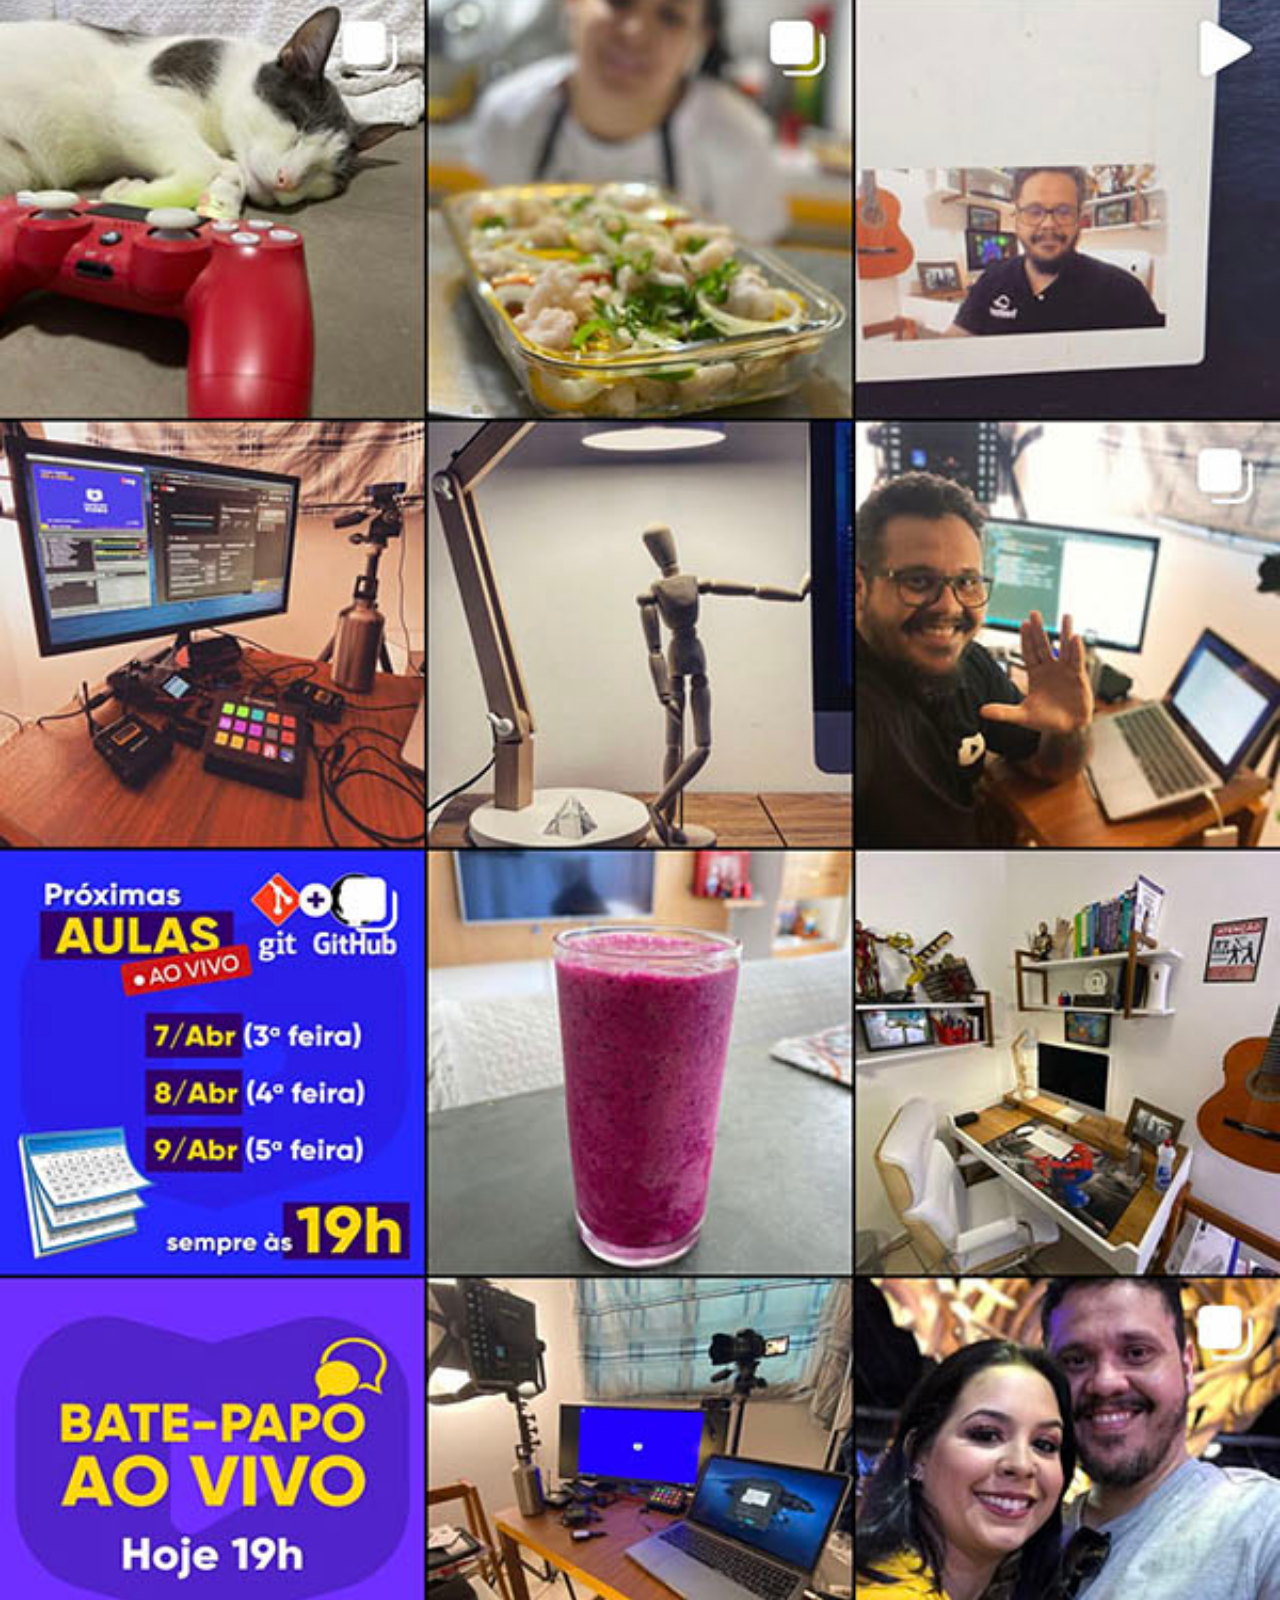
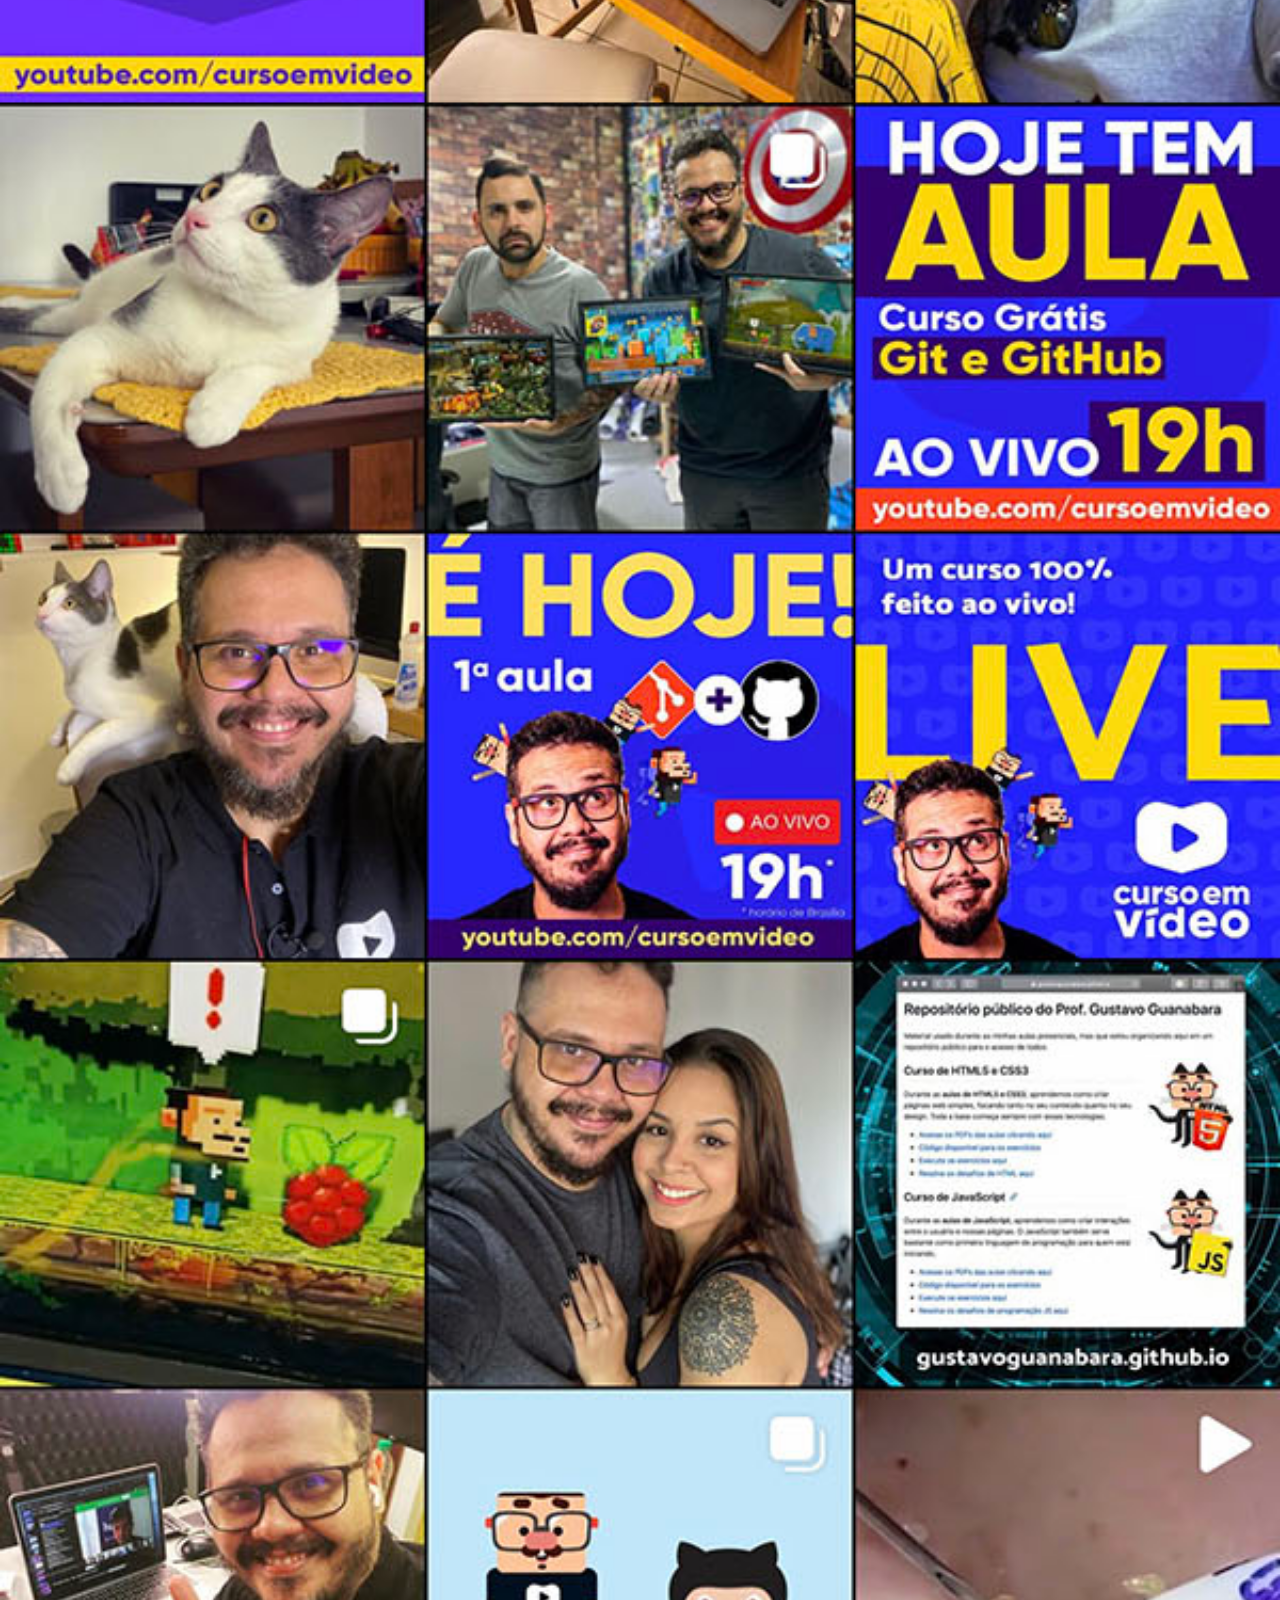
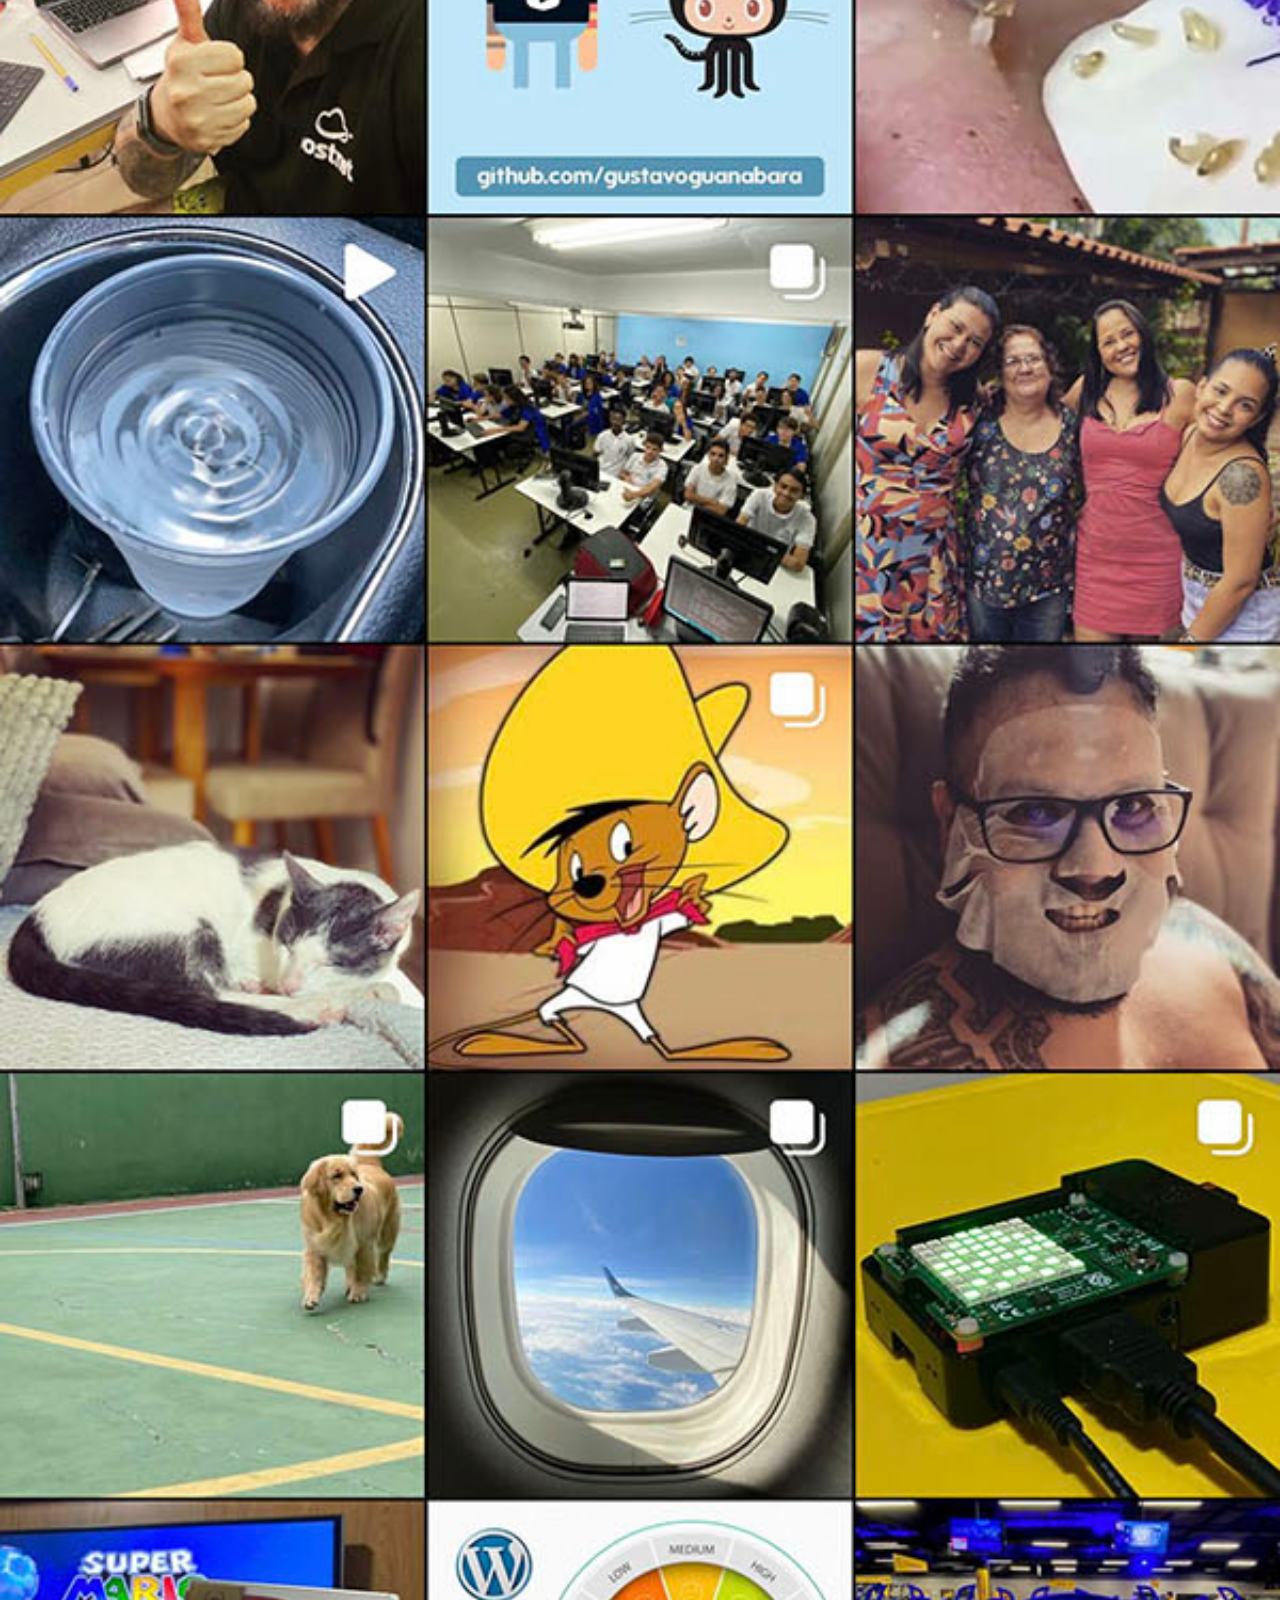
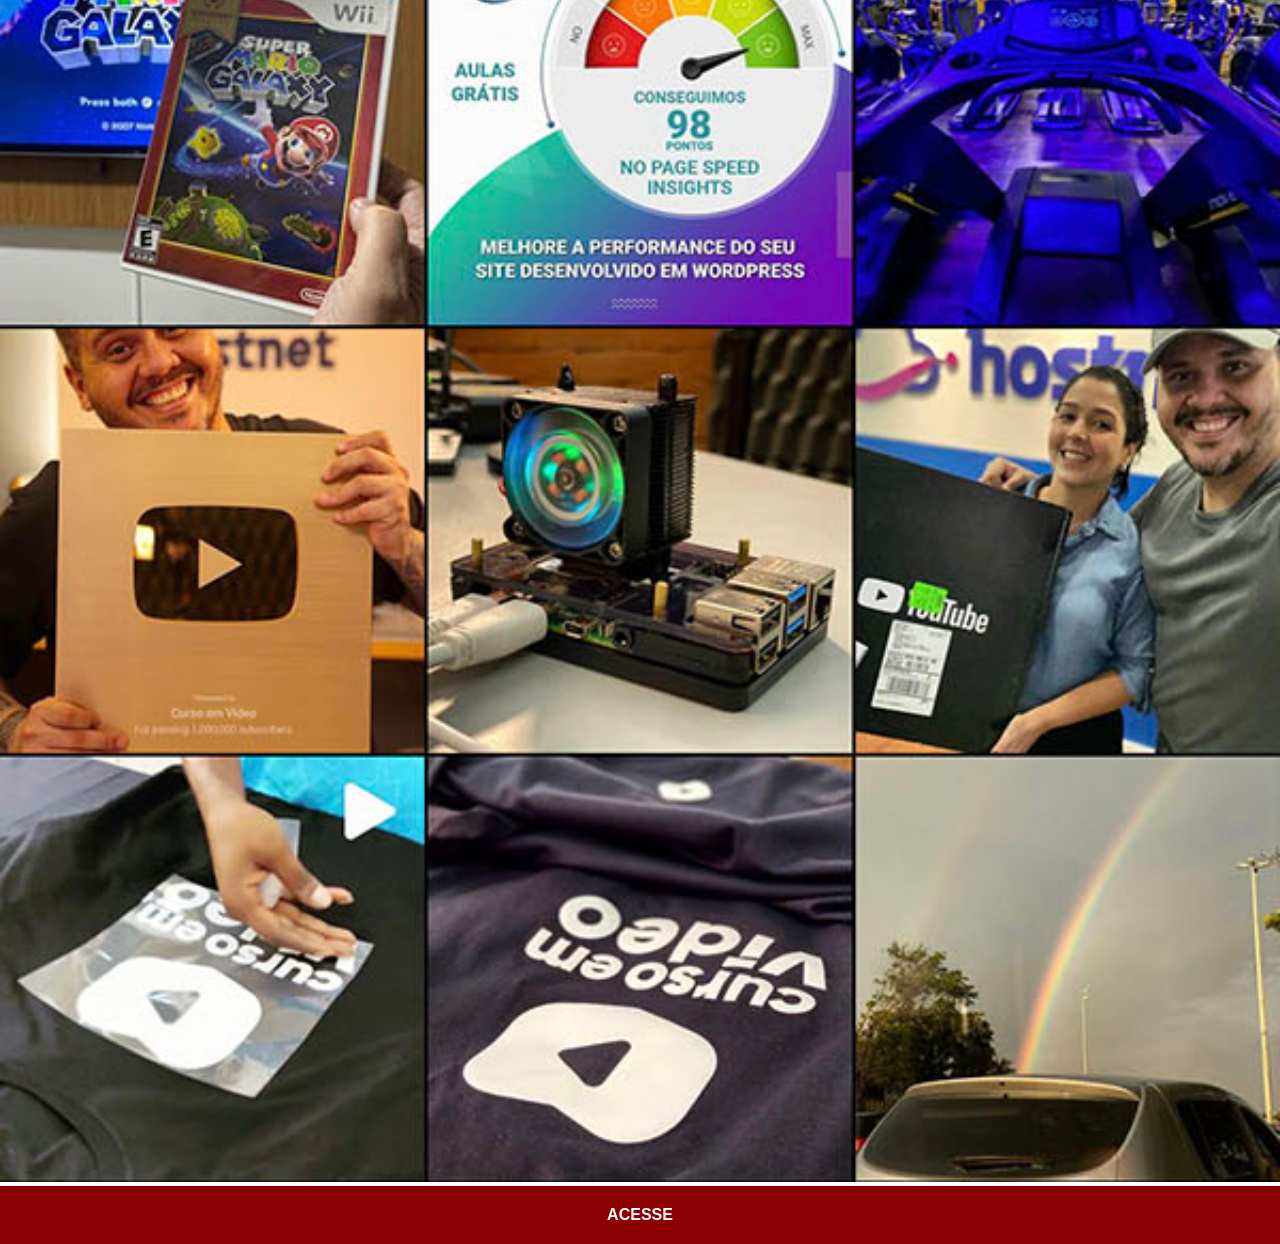
<file: instagram.html>
<!DOCTYPE html>
<html lang="pt-br">
<head>
    <meta charset="UTF-8">
    <meta name="viewport" content="width=device-width, initial-scale=1.0">
    <title>Instagram</title>
    <link rel="stylesheet" href="estilos/social.css">
</head>
<body>
    <img src="imagens/tela-instagram.jpg" alt="instagram"><a href="https://www.instagram.com/gustavoguanabara/" target="_blank">ACESSE</a>
</body>
</html>
</file>
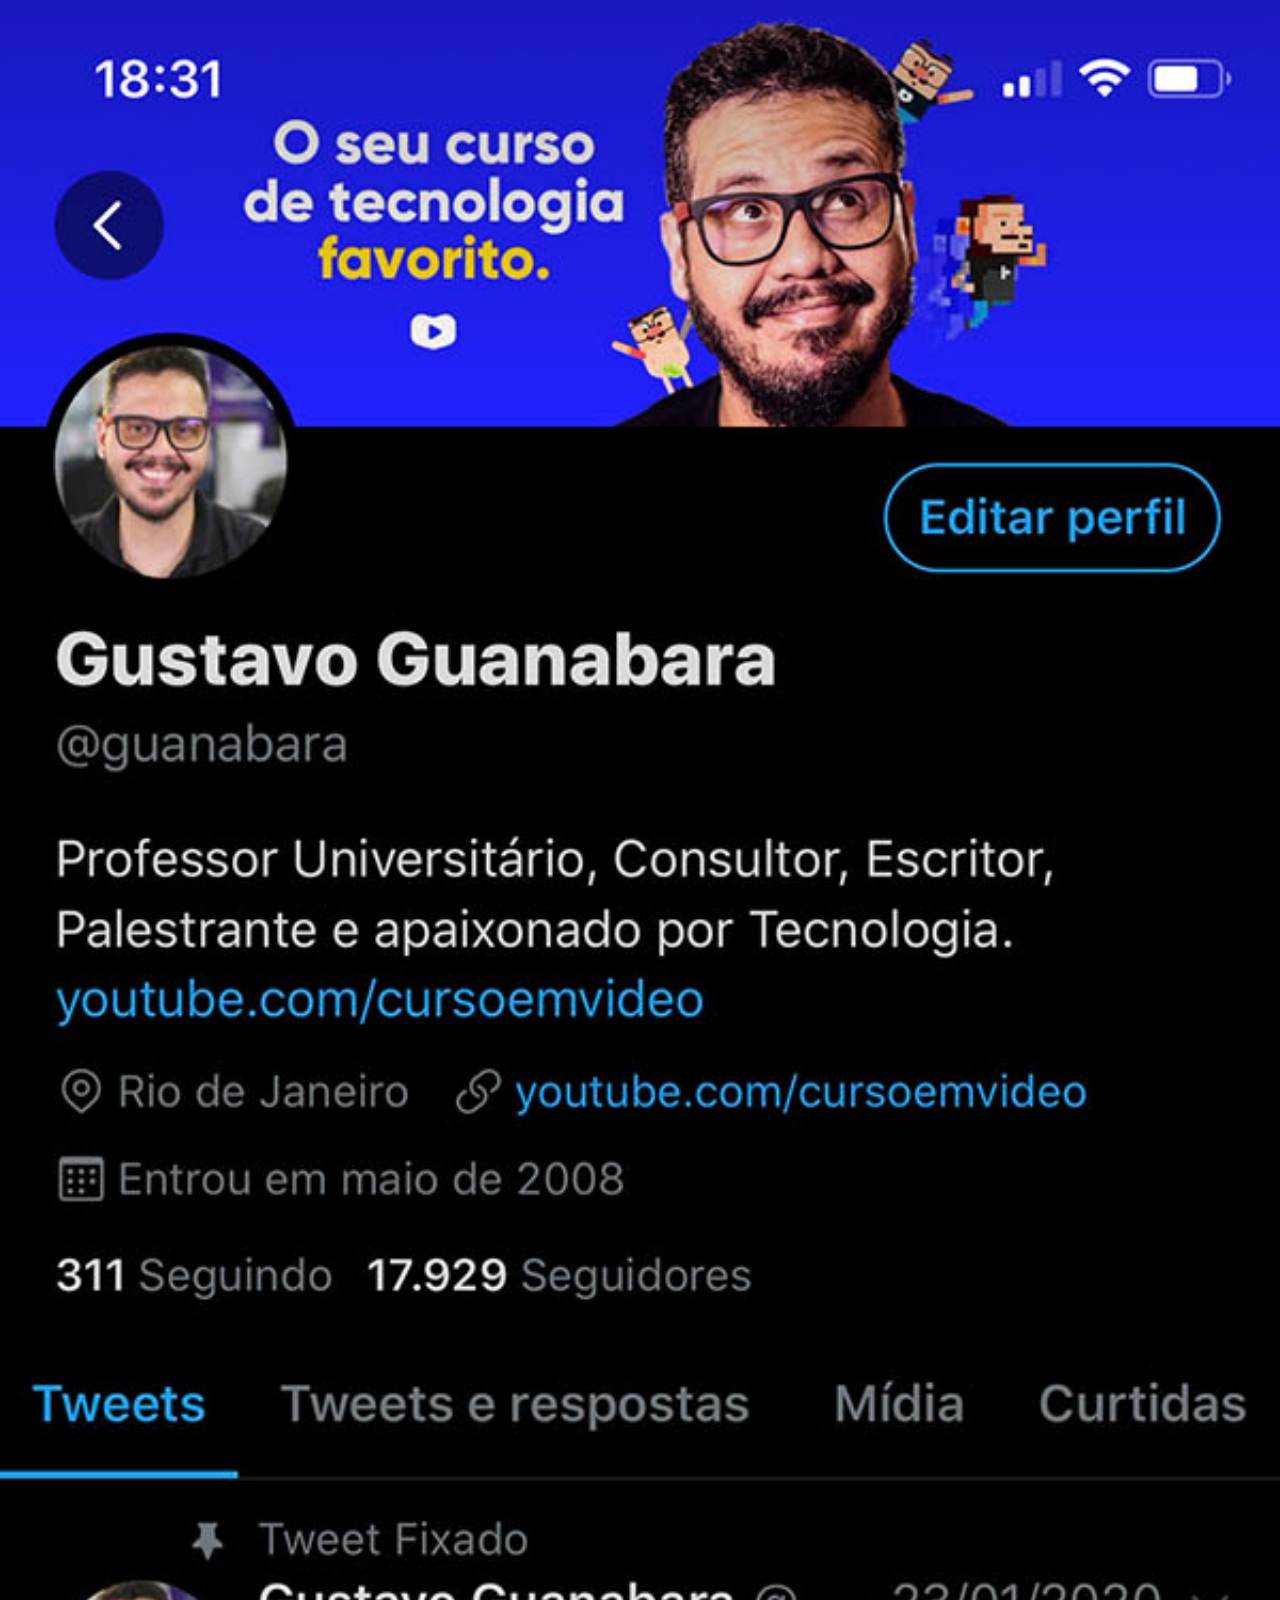
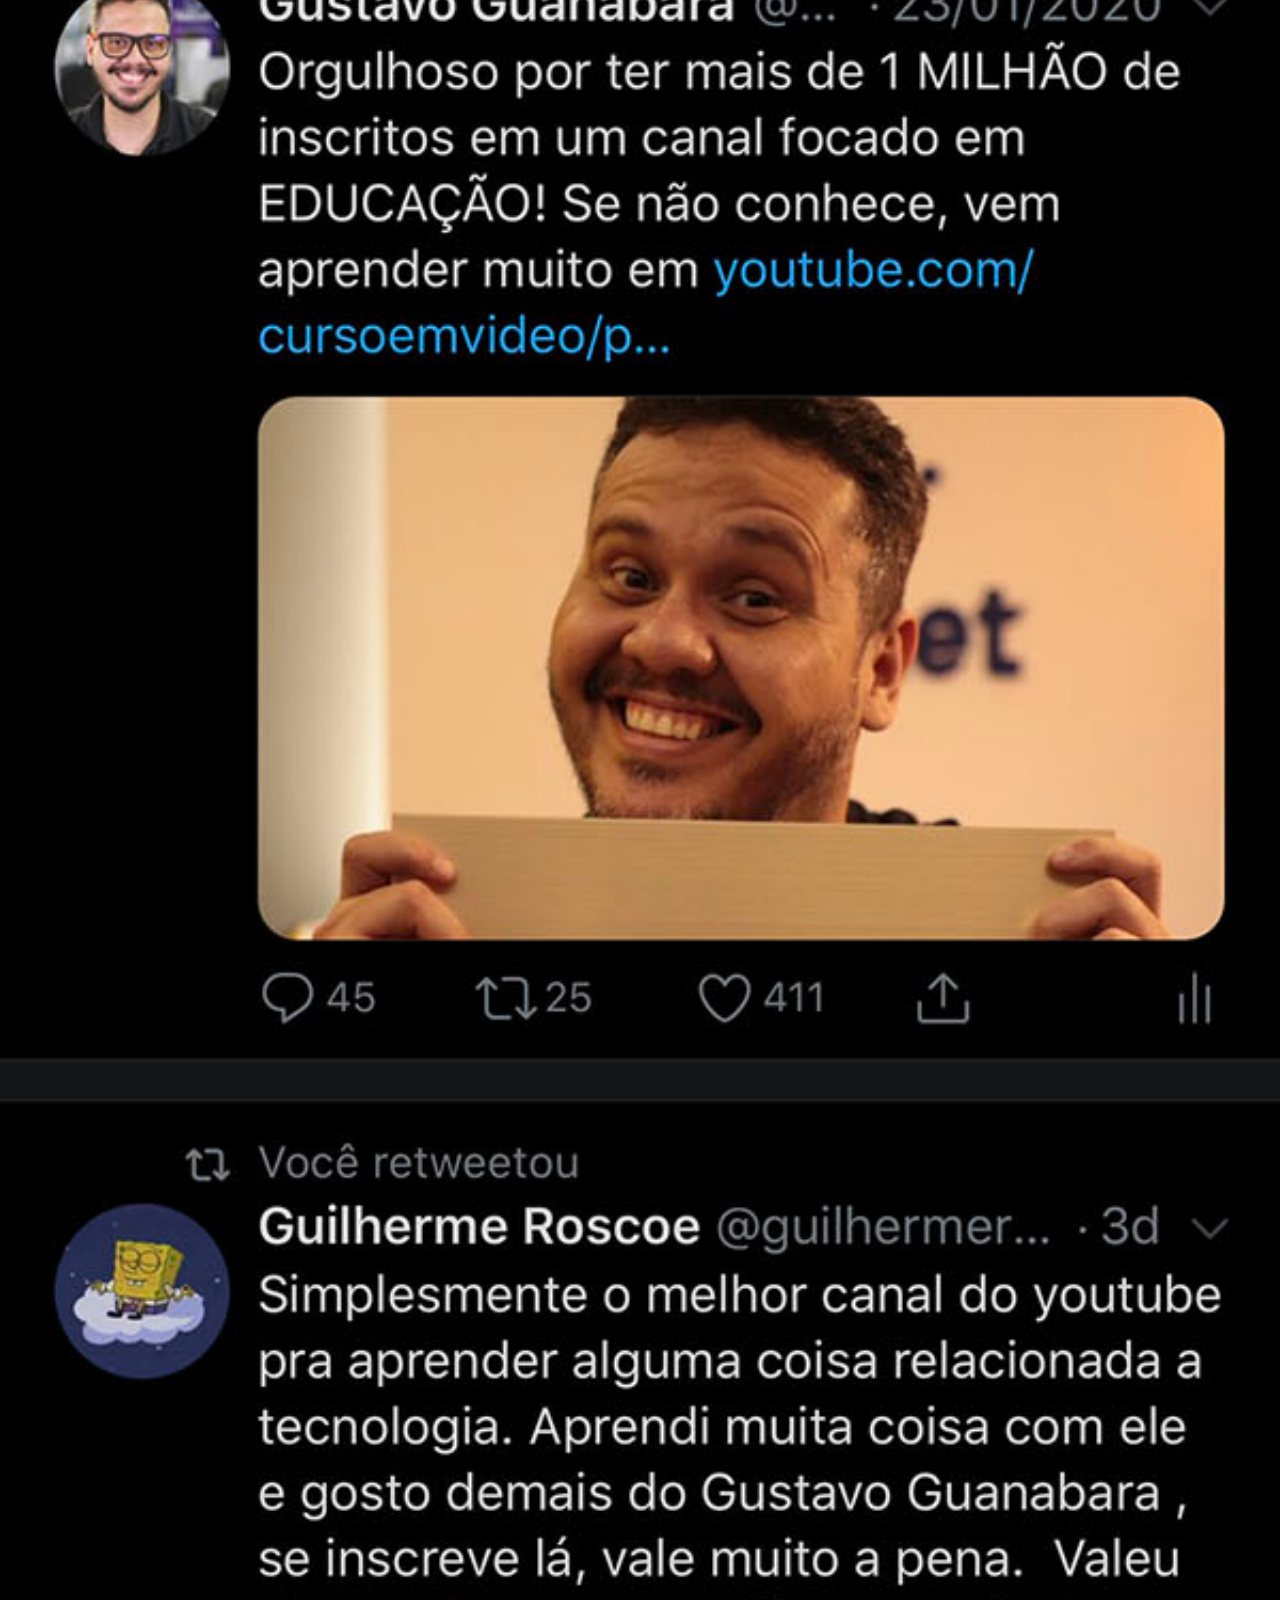
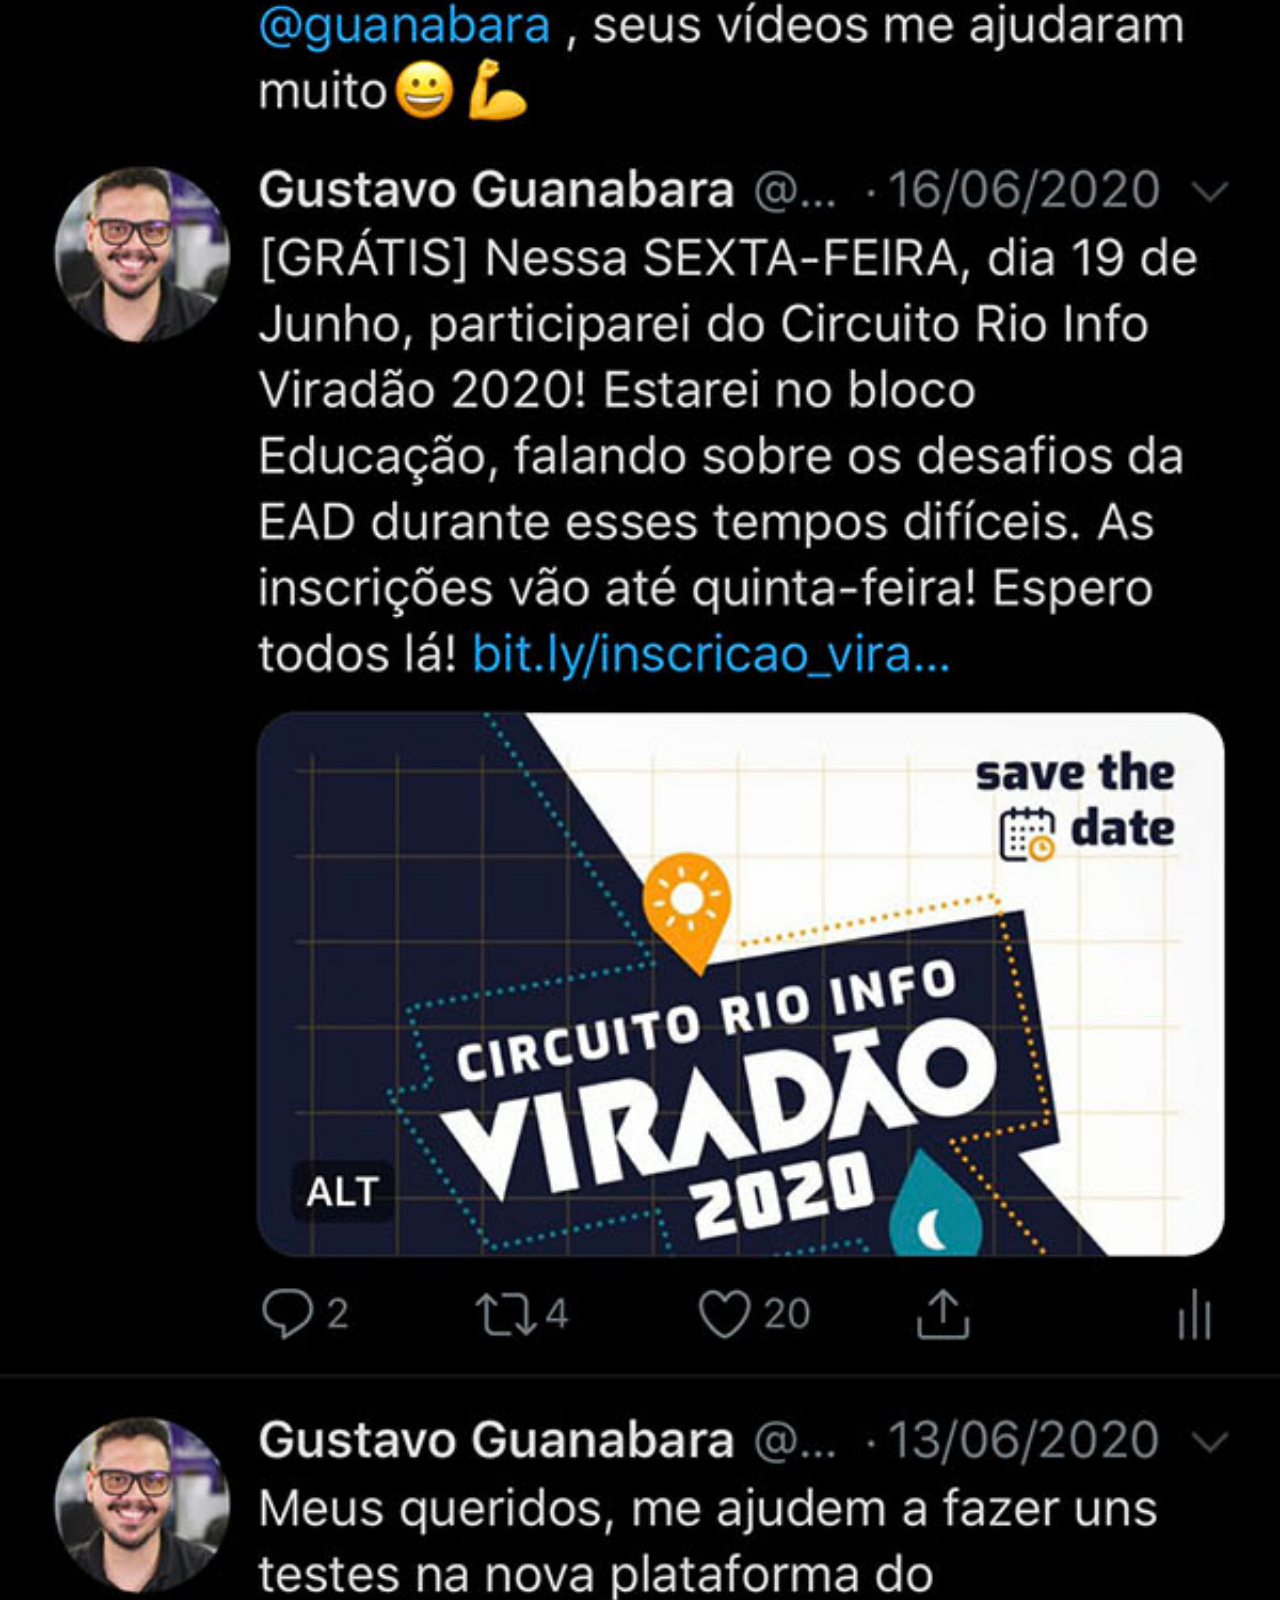
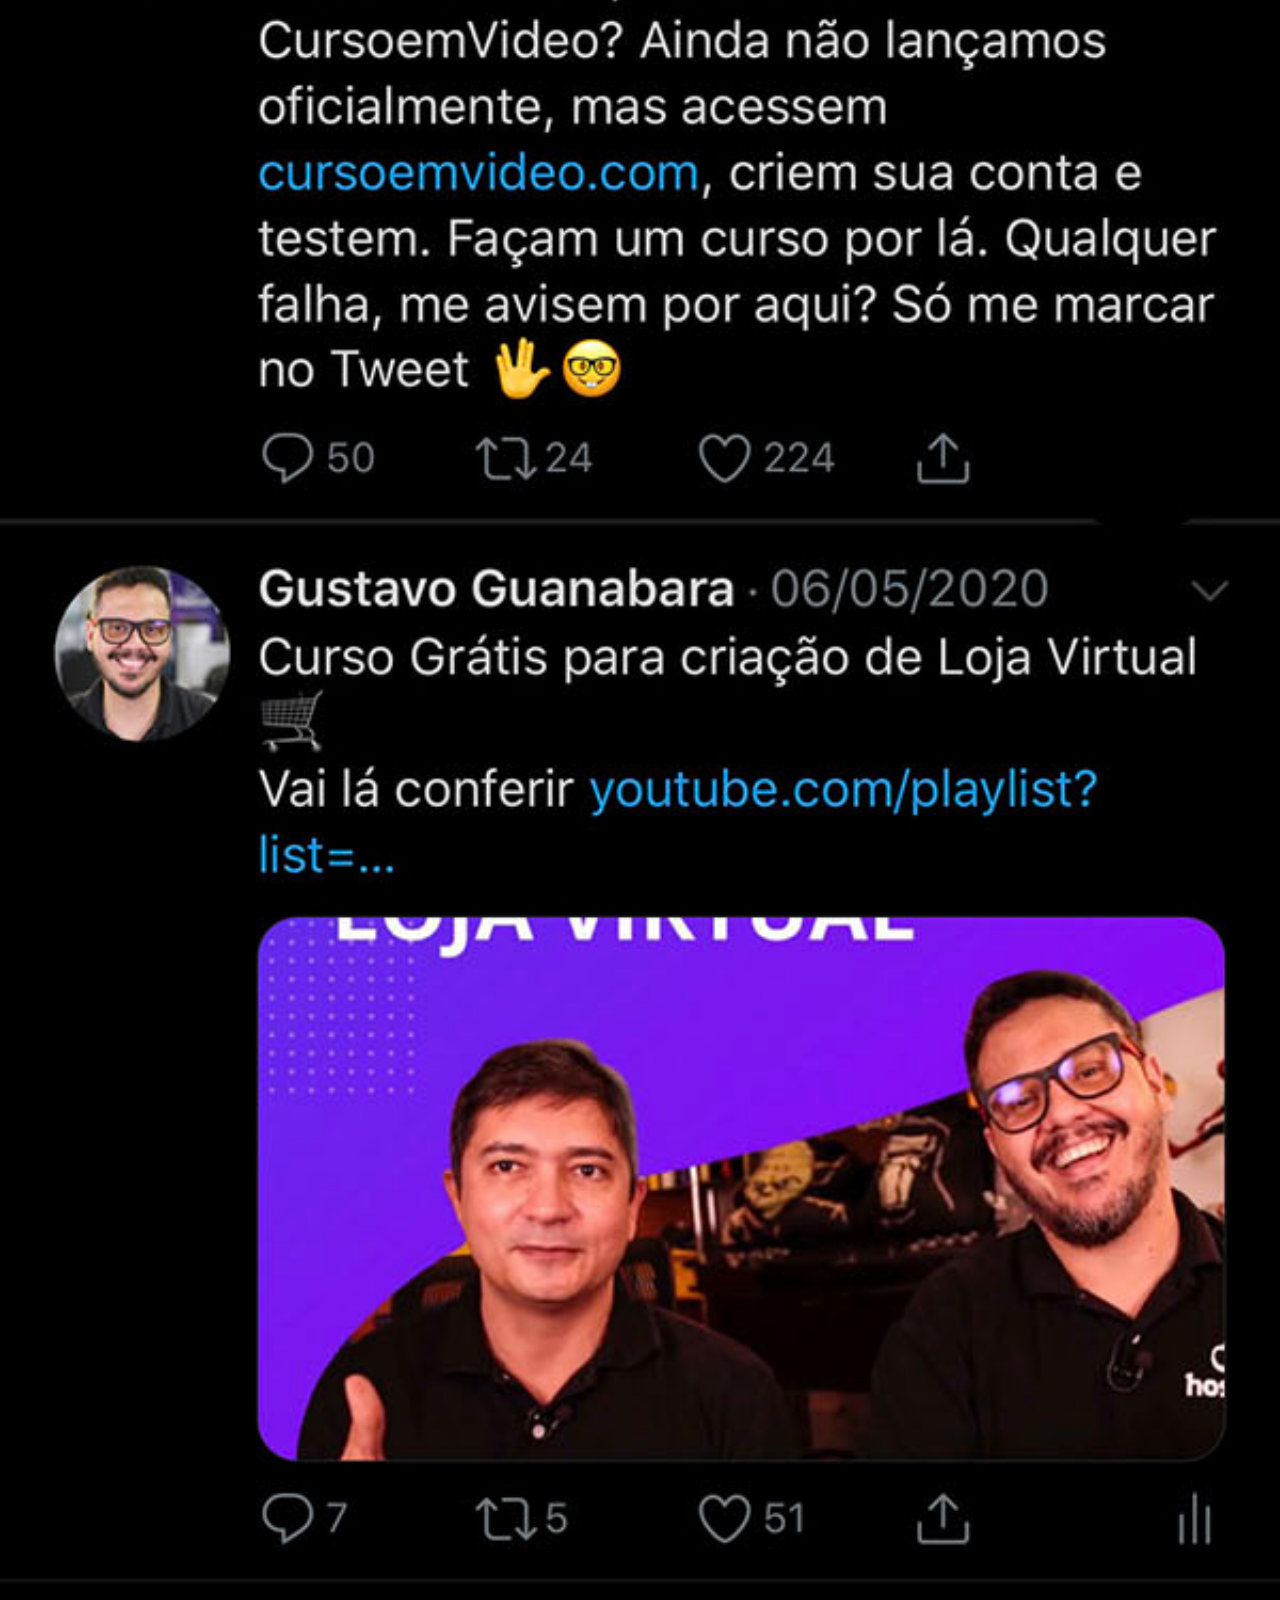
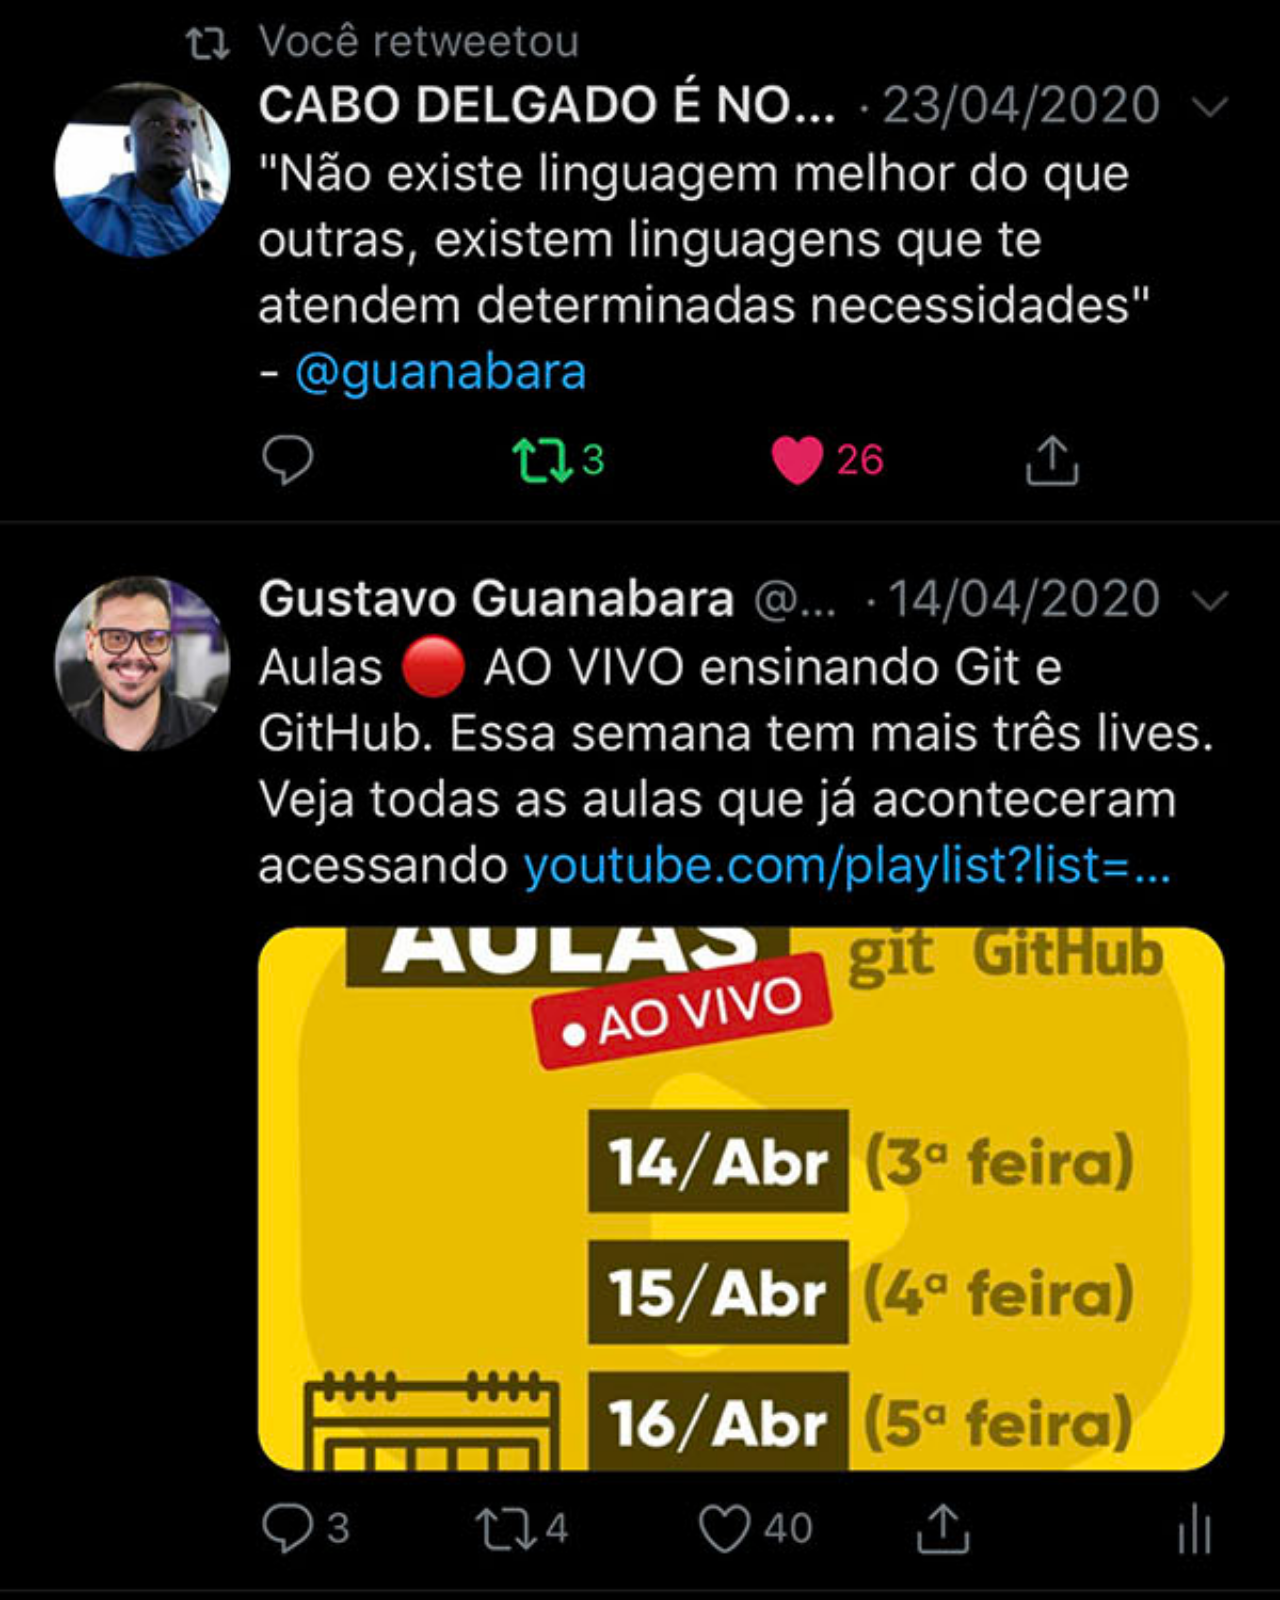
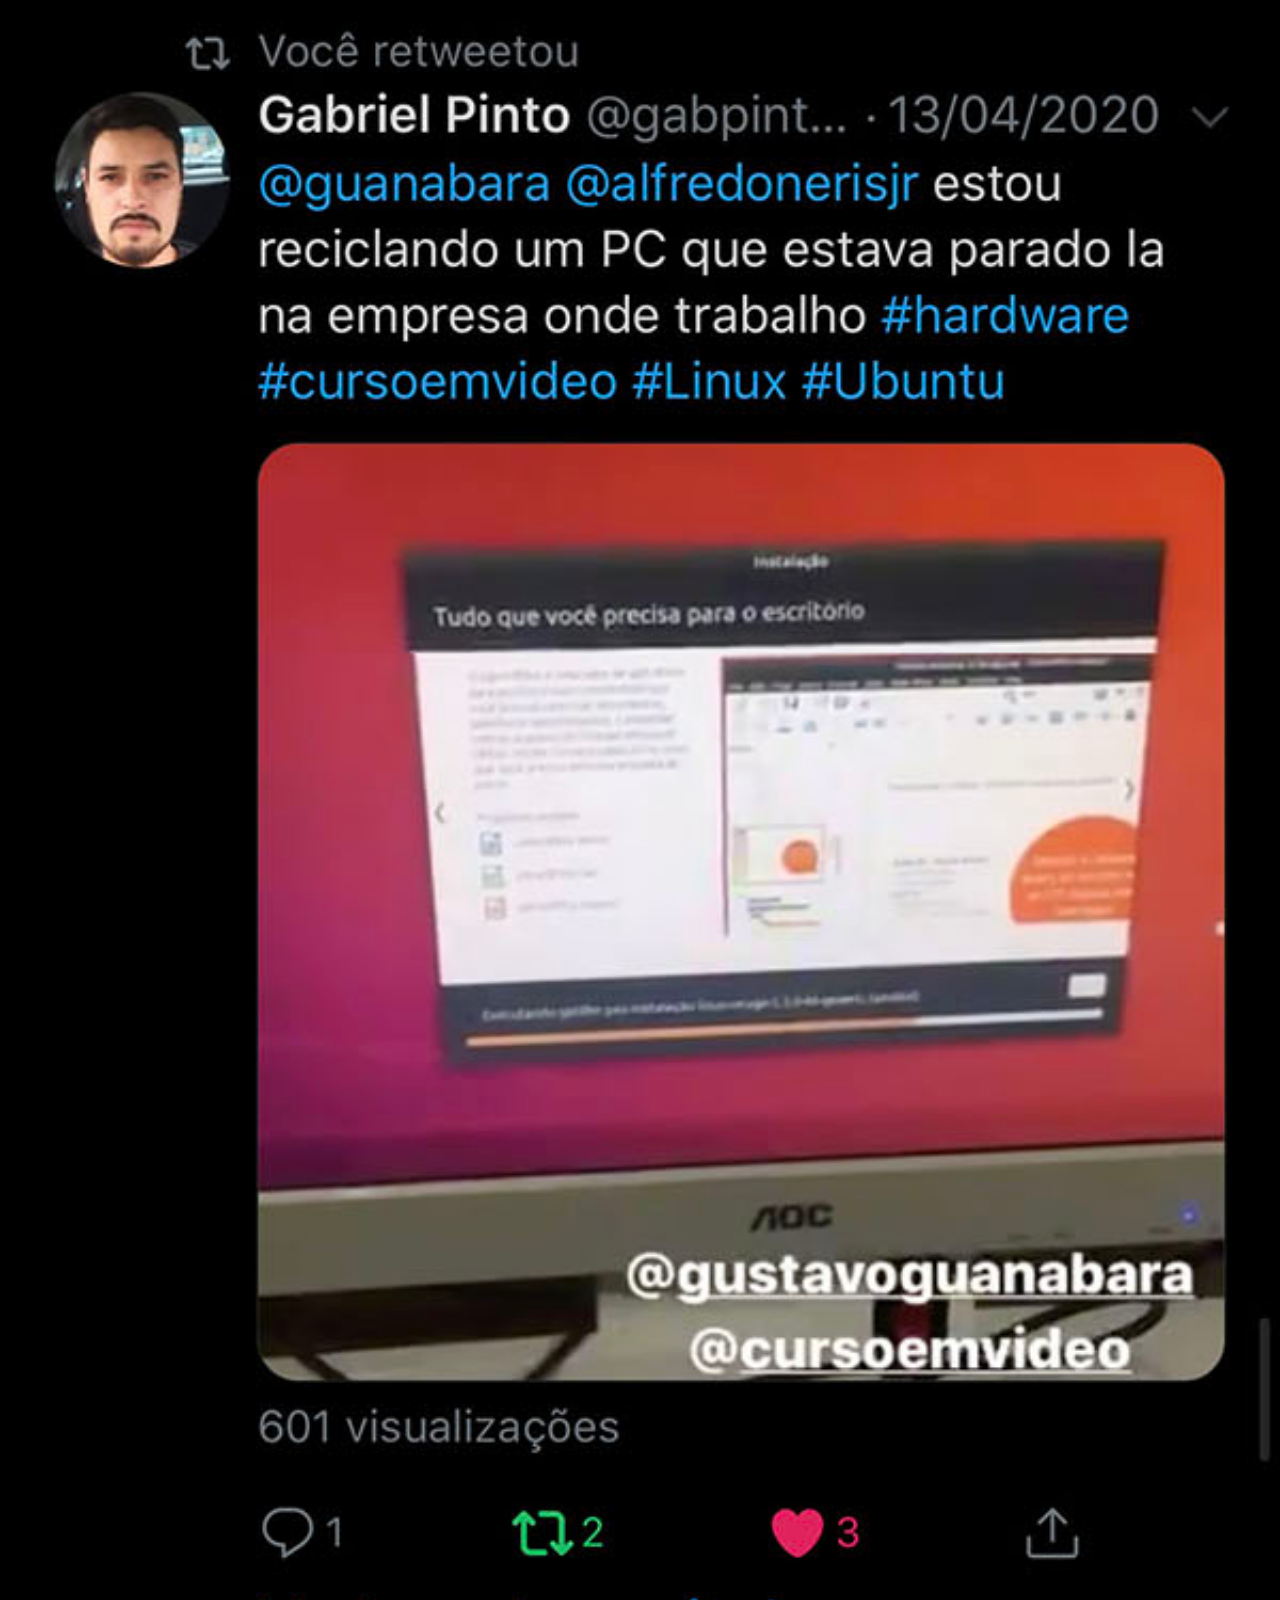
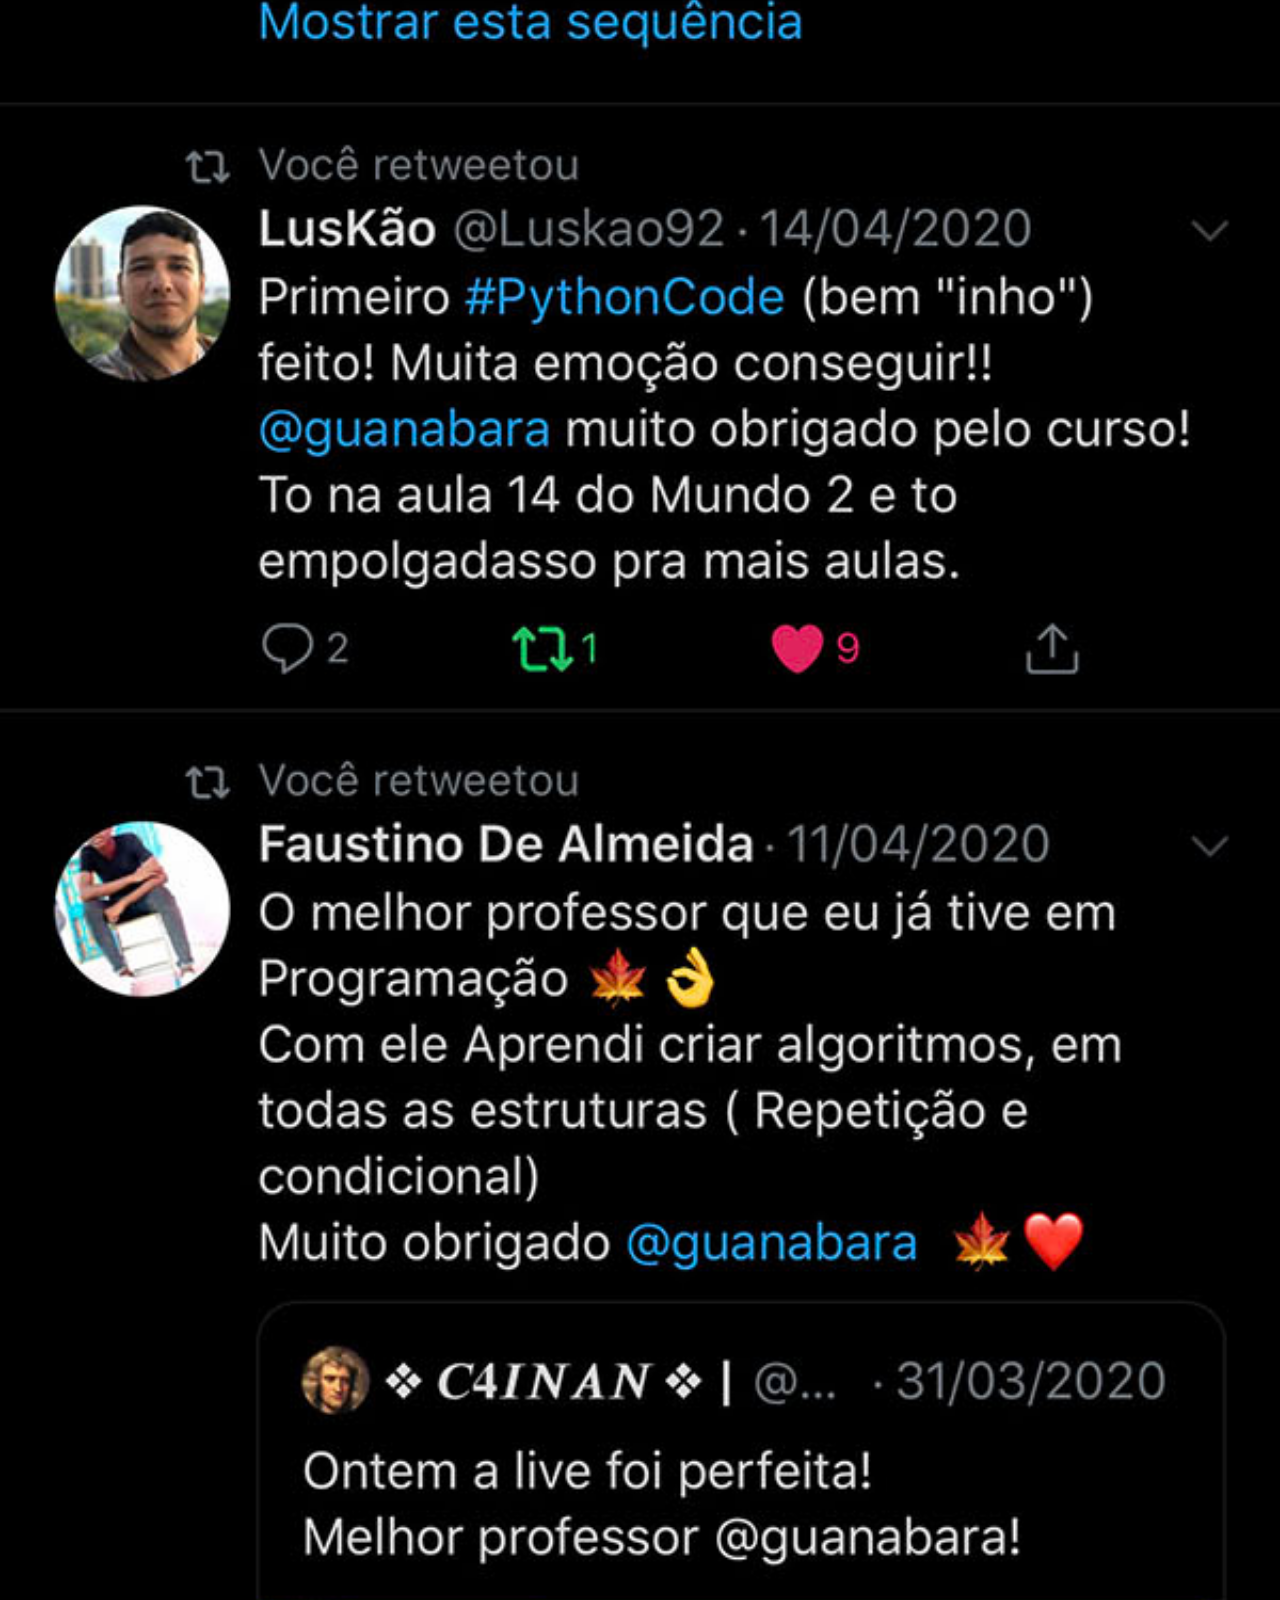
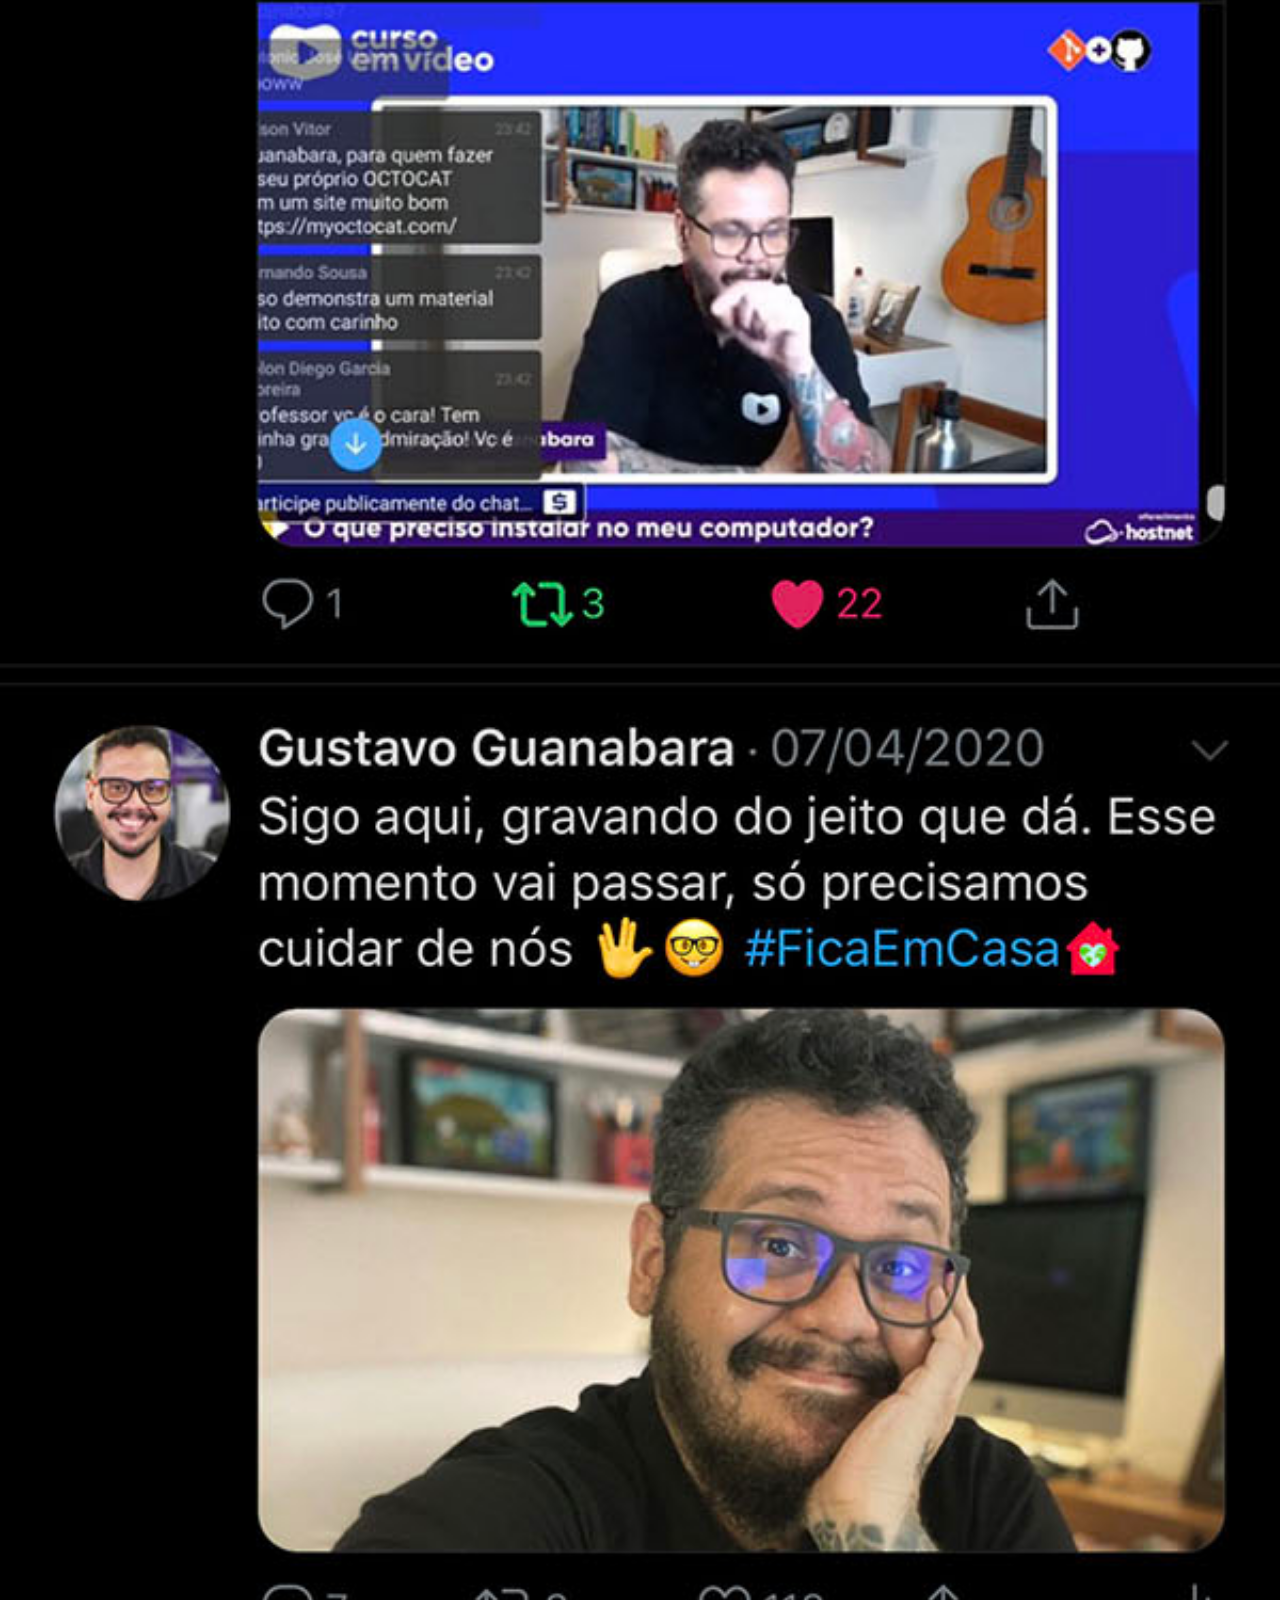
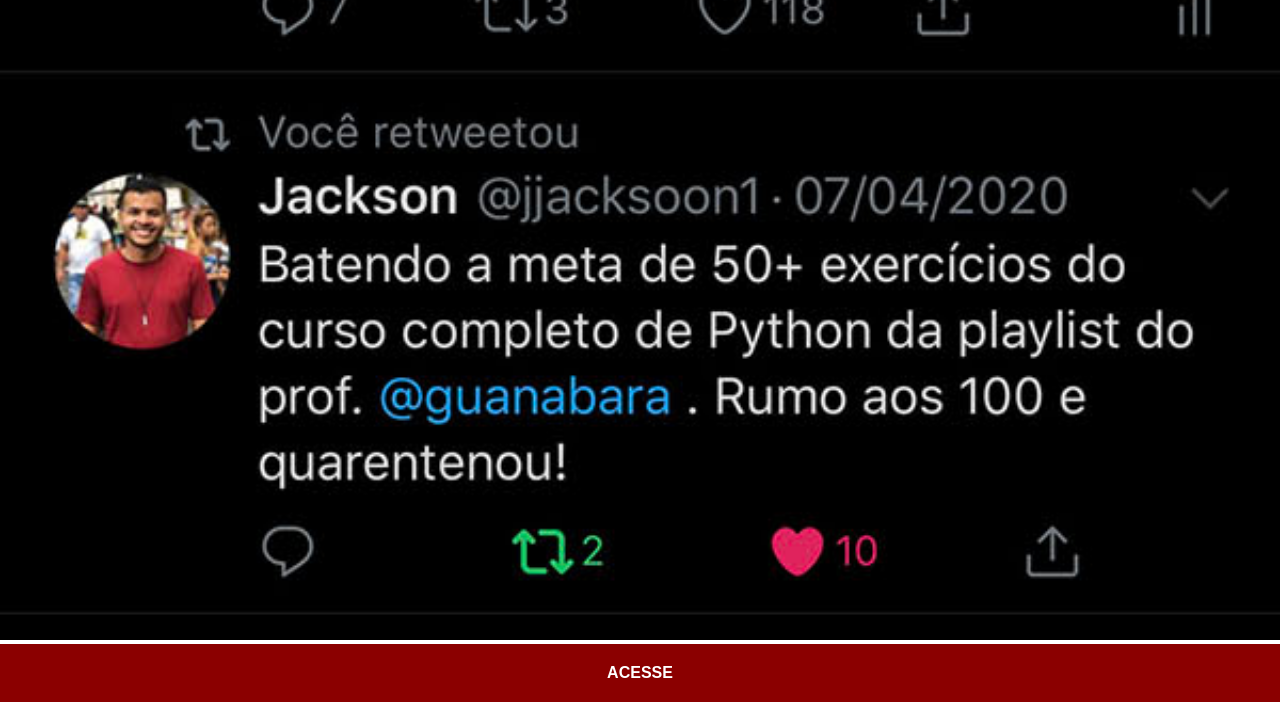
<file: twitter.html>
<!DOCTYPE html>
<html lang="pt-br">
<head>
    <meta charset="UTF-8">
    <meta name="viewport" content="width=device-width, initial-scale=1.0">
    <title>Twitter</title>
    <link rel="stylesheet" href="estilos/social.css">
</head>
<body>
    <img src="imagens/tela-twitter.jpg" alt="Twitter"><a href="https://x.com/guanabara" target="_blank">ACESSE</a>
</body>
</html>
</file>
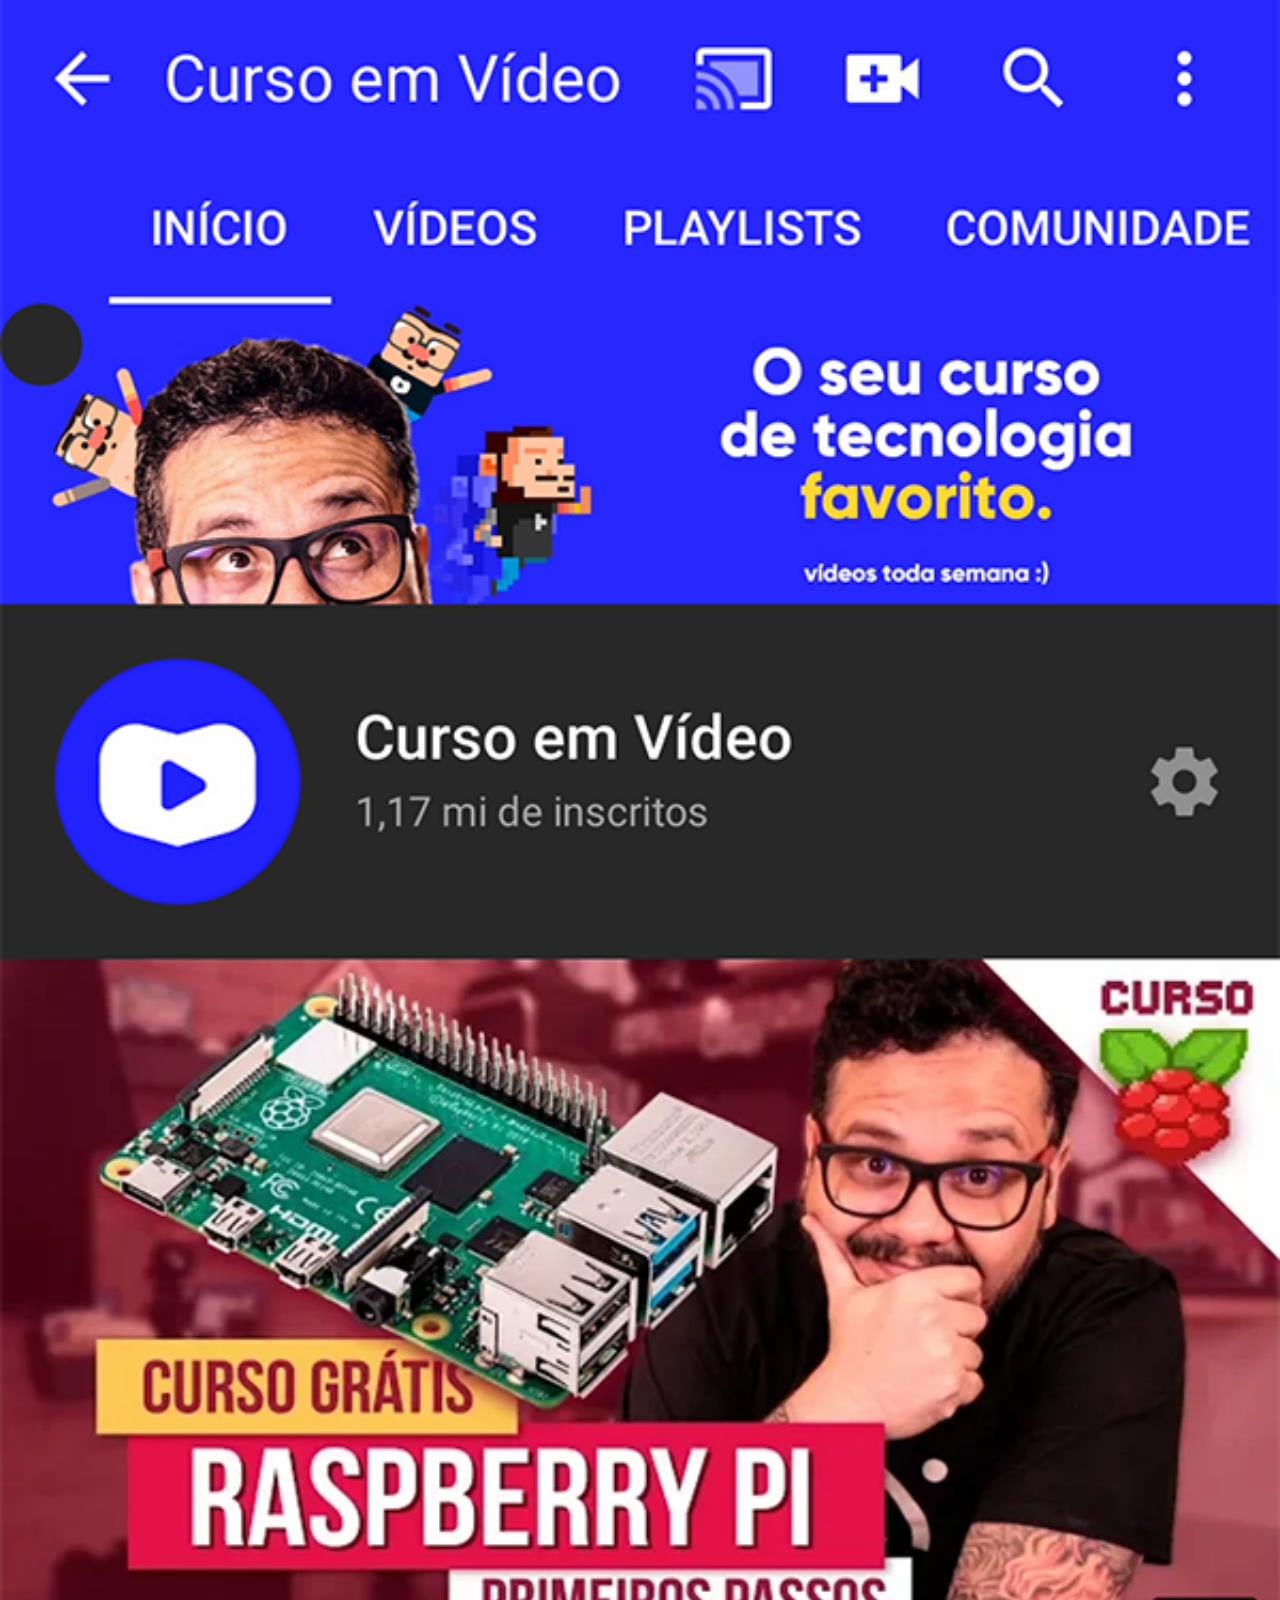
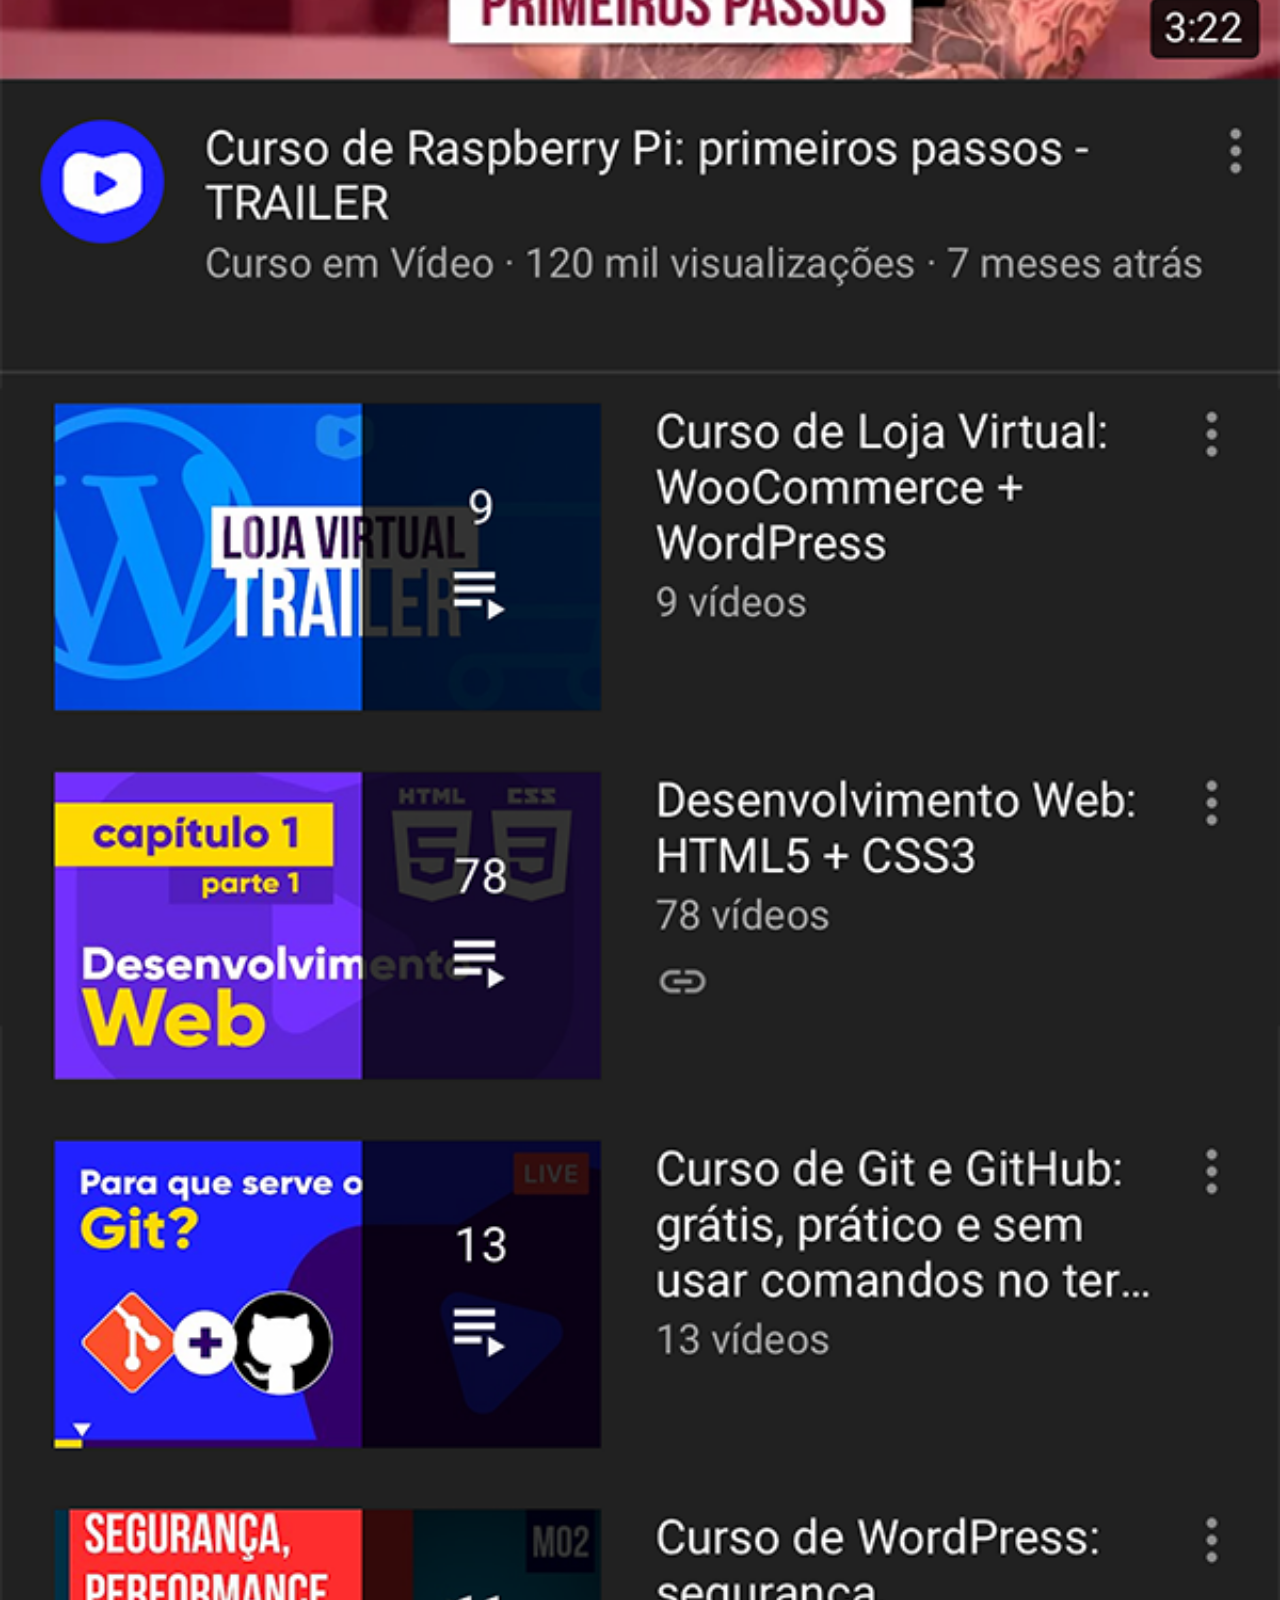
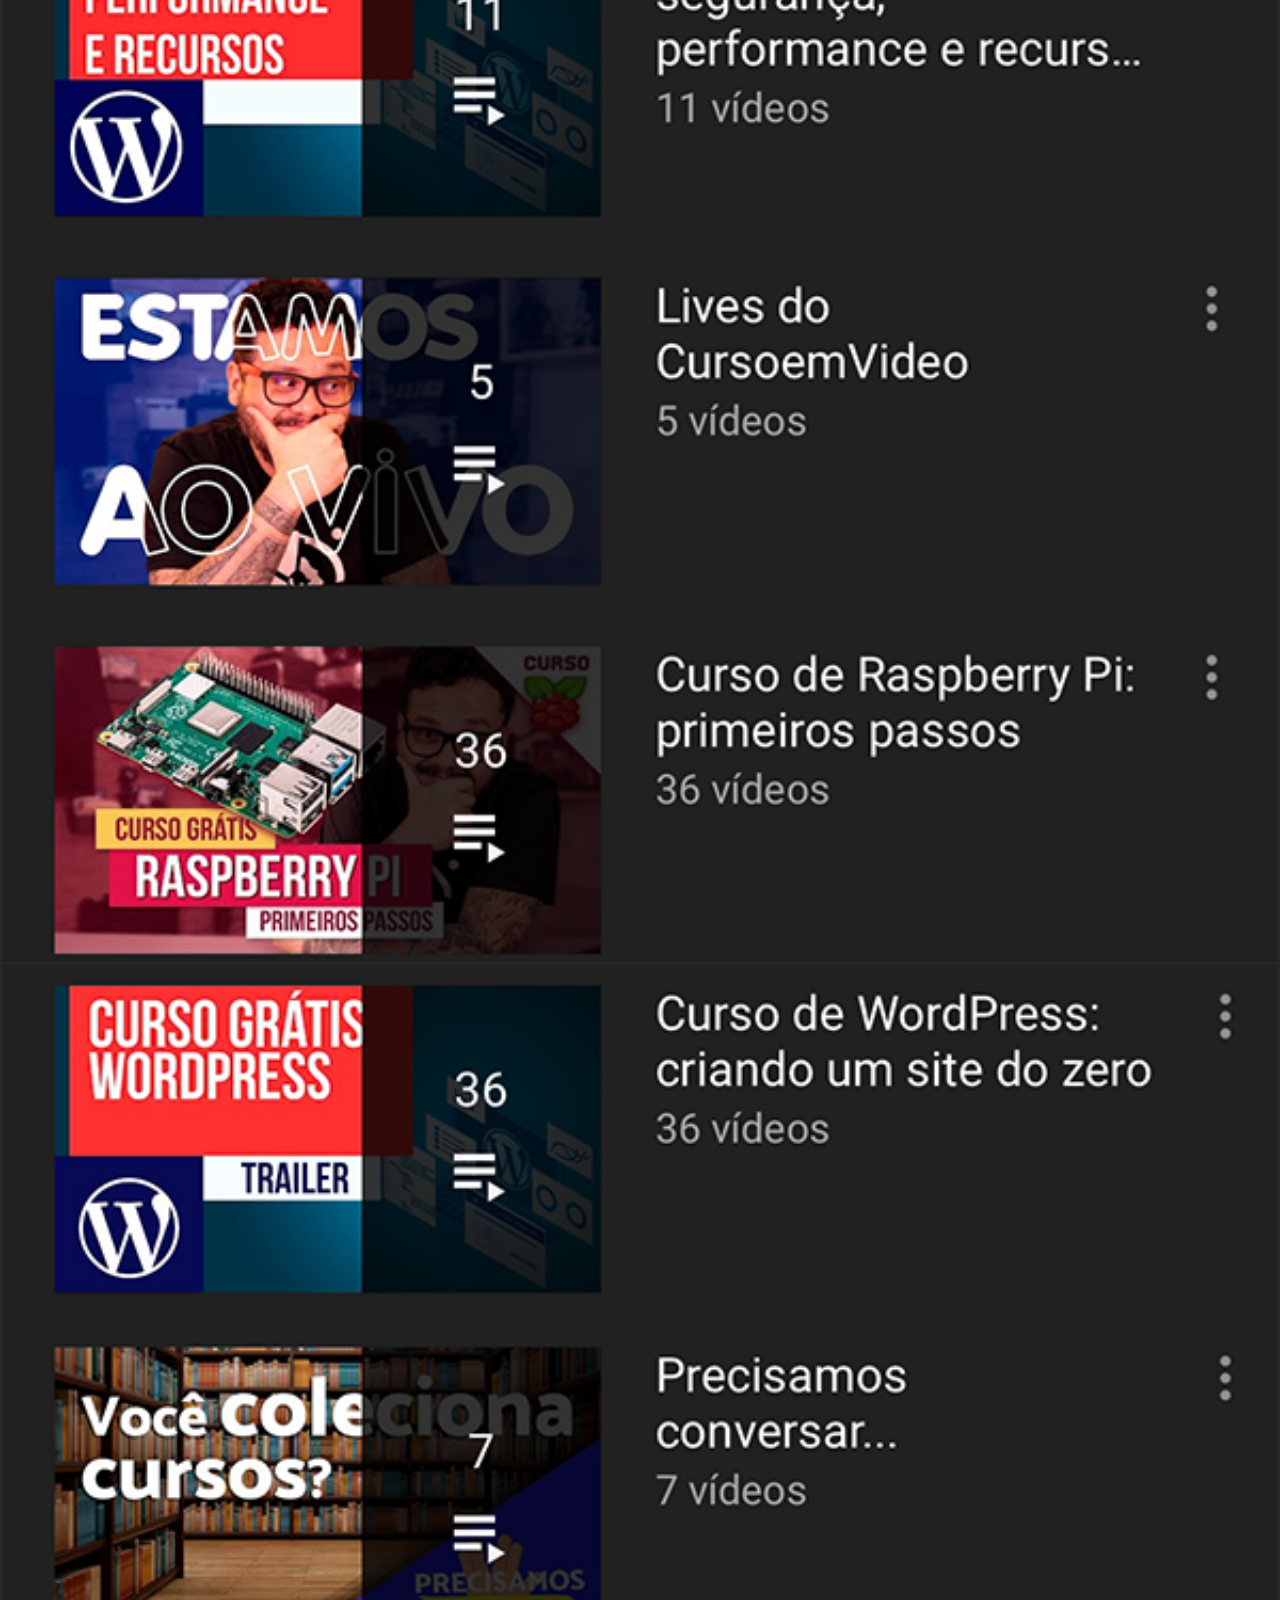
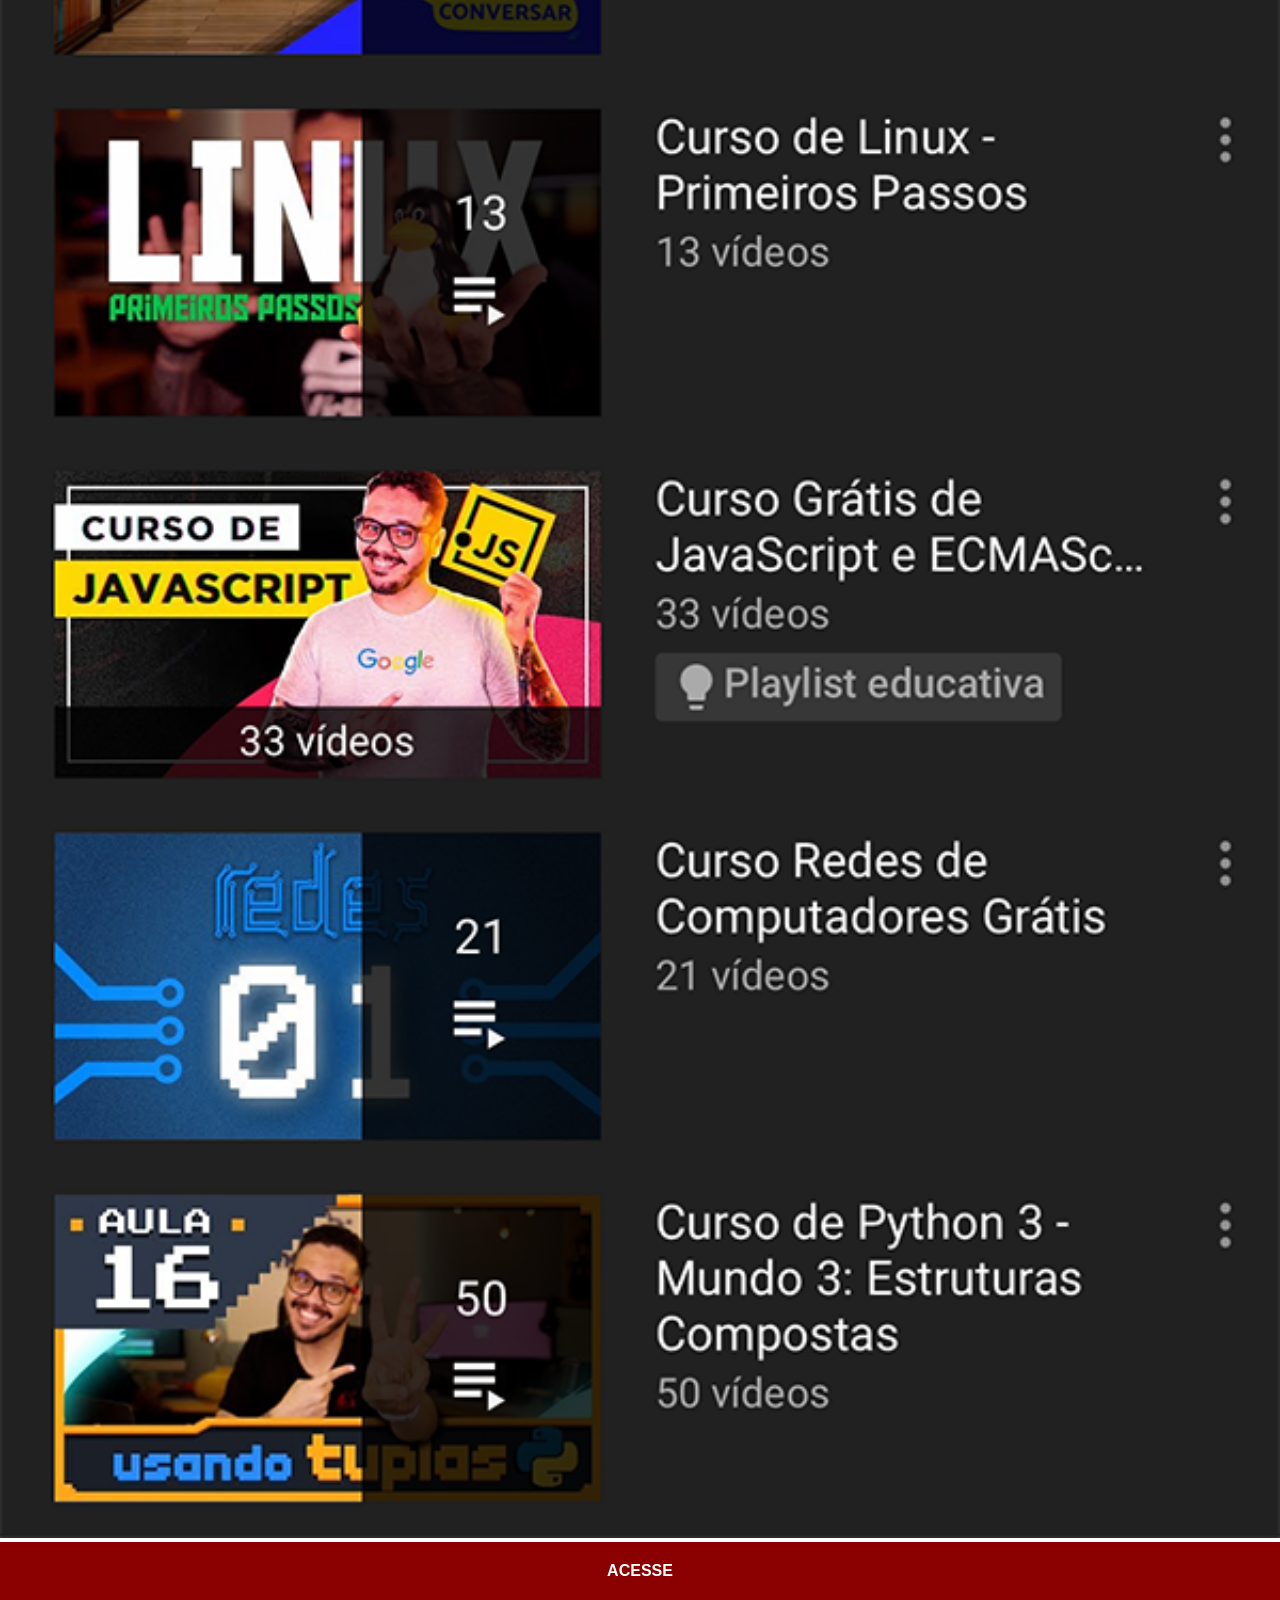
<file: youtube.html>
<!DOCTYPE html>
<html lang="pt-br">
<head>
    <meta charset="UTF-8">
    <meta name="viewport" content="width=device-width, initial-scale=1.0">
    <title>Youtube</title>
    <link rel="stylesheet" href="estilos/social.css">
</head>
<body>
    <img src="imagens/tela-youtube.png" alt="youtube"><a href="https://www.youtube.com/@cursoemvideo/playlists" target="_blank">ACESSE</a>
</body>
</html>
</file>
<file: estilos/style.css>
@charset "UTF-8";

*{
    margin: 0px;
    padding: 0px;
    font-family: Arial, Helvetica, sans-serif;
}

html,body {
    height: 100vh;
    width: 100vw;
    background-color: black;
}

body{
    background: url('../imagens/fundo-madeira.jpg') no-repeat top center;
    background-size: cover;
    background-attachment: fixed;
}

main{
    height: 100vh;
    position: relative;
}

section#telefone {
    position: absolute;
    top: 50%;
    left: 50%;
    transform: translate(-50%, -50%);
    height: 627px;
    width: 311px;
    background: url('../imagens/frame-iphone.png') no-repeat;
}

iframe#tela {
    position: relative;
    top: 80px;
    left: 22px;
    width: 267px;
    height: 471px;
}
section#redes-sociais {
    text-align: right;
}
a> img{
    width: 50px;
    margin: 10px;
    border-radius: 50%;
    box-shadow: 2px 2px 5px rgba(0, 0, 0, 0.400);
    box-sizing: border-box;
}

section#redes-sociais img:hover {
    border: 2px solid rgba(255, 255, 255, 0.658);
    transform: translate(-3px, -3px);
    box-shadow: 5px 5px 10px rgba(0, 0, 0, 0.568);
    transition: transform .3s, border 1s;
    
}
</file>
<file: estilos/social.css>
@charset "UTF-8";
*{
    margin: 0px;
    padding: 0px;
    font-family: Arial, Helvetica, sans-serif;
}
::-webkit-scrollbar {
    width: 0px;
    height: 0px;
}
img {
    width: 100vw;
}
a {
    display: block;
    background-color: darkred;
    color: white;
    padding: 20px;
    text-align: center;
    font-weight: bolder;
    text-decoration: none;
}
a:hover {
    background-color: red;
}
</file>
